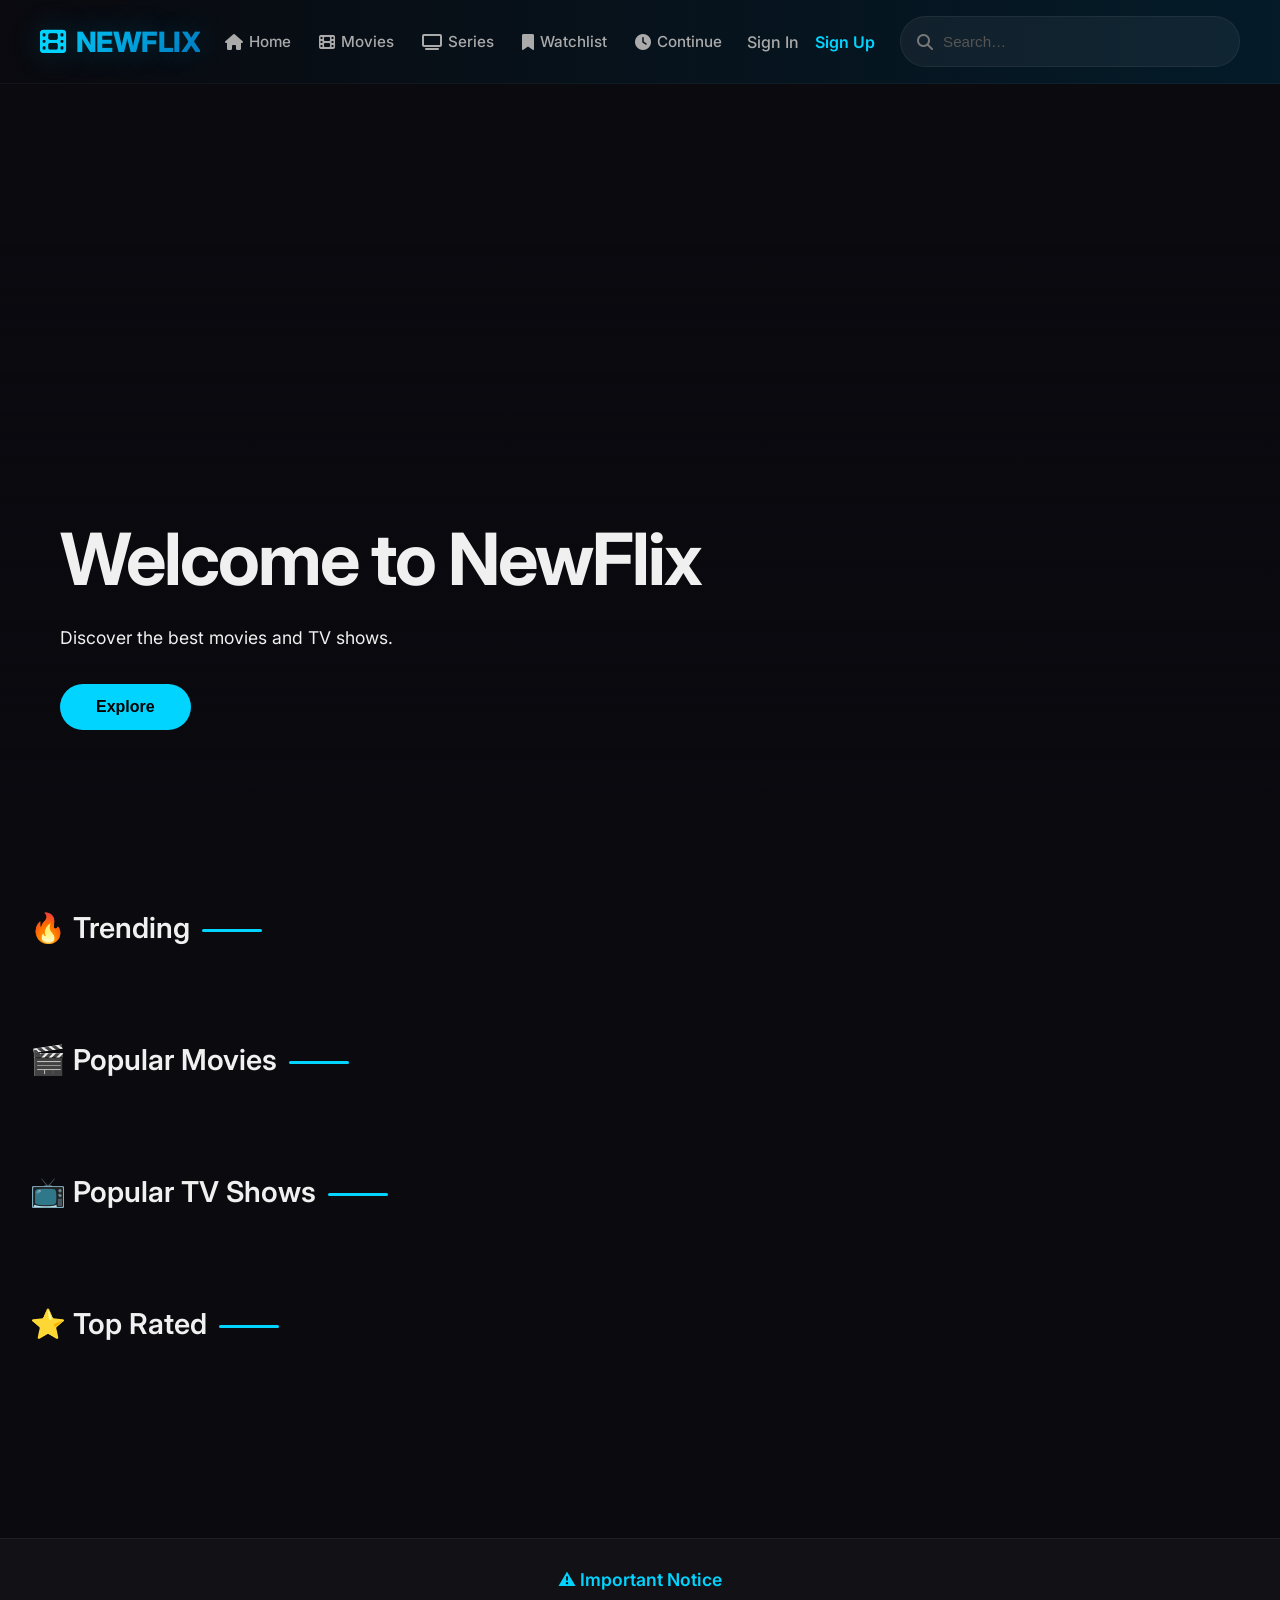
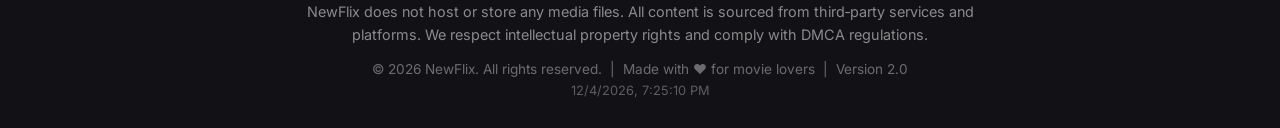
<file: index.html>
<!DOCTYPE html>
<html lang="en">
<head>
  <meta charset="UTF-8">
  <meta name="viewport" content="width=device-width, initial-scale=1.0">
  <title>NewFlix</title>
  <!-- Favicon (inline SVG) -->
  <link rel="icon" href="data:image/svg+xml,<svg xmlns='http://www.w3.org/2000/svg' viewBox='0 0 100 100'><circle cx='50' cy='50' r='45' fill='%2300d4ff'/><polygon points='35,25 75,50 35,75' fill='white'/></svg>">
  <link href="https://fonts.googleapis.com/css2?family=Inter:opsz@14..32&display=swap" rel="stylesheet">
  <link rel="stylesheet" href="https://cdnjs.cloudflare.com/ajax/libs/font-awesome/6.5.1/css/all.min.css">
  <link rel="stylesheet" href="css/main.css">
</head>
<body>

<header class="header">
  <div class="logo"><i class="fas fa-film"></i> NEWFLIX</div>
  <nav>
    <a href="index.html"><i class="fas fa-home"></i> Home</a>
    <a href="movies.html"><i class="fas fa-film"></i> Movies</a>
    <a href="series.html"><i class="fas fa-tv"></i> Series</a>
    <a href="watchlist.html"><i class="fas fa-bookmark"></i> Watchlist</a>
    <a href="history.html"><i class="fas fa-clock"></i> Continue</a>
  </nav>
  <div class="search-box">
    <i class="fas fa-search"></i>
    <input type="text" id="searchInput" placeholder="Search…">
  </div>
  <!-- auth links will be injected here by JS -->
</header>

  <section id="hero" class="hero">
    <div class="hero-overlay">
      <h1 id="heroTitle"></h1>
      <p id="heroOverview"></p>
      <div class="hero-buttons">
        <button id="watchHero"><i class="fas fa-play"></i> Watch Now</button>
      </div>
    </div>
  </section>

  <main>
    <!-- Sections will be populated by JS -->
  </main>

  <!-- Footer -->
  <footer style="
    margin-top: 60px;
    padding: 30px 20px;
    text-align: center;
    background: rgba(255,255,255,0.03);
    border-top: 1px solid rgba(255,255,255,0.06);
    color: #aaa;
    font-family: 'Inter', sans-serif;
  ">
    <div style="margin-bottom: 10px; font-weight: 600; color: #00d4ff; font-size: 1.1rem;">
      ⚠️ Important Notice
    </div>
    <div style="max-width: 700px; margin: 0 auto 15px; font-size: 0.9rem; line-height: 1.6; opacity: 0.8;">
      NewFlix does not host or store any media files. All content is sourced from third‑party services and platforms.
      We respect intellectual property rights and comply with DMCA regulations.
    </div>
    <div style="font-size: 0.85rem; opacity: 0.6;">
      © <span id="current-year"></span> NewFlix. All rights reserved. &nbsp;|&nbsp; Made with ❤️ for movie lovers &nbsp;|&nbsp; Version 2.0
    </div>
    <div id="datetime" style="font-size: 0.8rem; margin-top: 6px; opacity: 0.5;"></div>
  </footer>

  <script>
    document.getElementById('current-year').textContent = new Date().getFullYear();
    function updateDateTime() {
      document.getElementById('datetime').textContent = new Date().toLocaleString();
    }
    updateDateTime();
    setInterval(updateDateTime, 1000);
  </script>

  <script src="js/tmdb.js"></script>
  <script src="js/app.js"></script>
  <script src="js/streamflix_live_search.js"></script>
  <script src="js/airtable.js"></script>
  <script src="js/auth.js"></script>
  <script src="js/streamflix_live_search.js"></script>
</body>
</html>
</file>
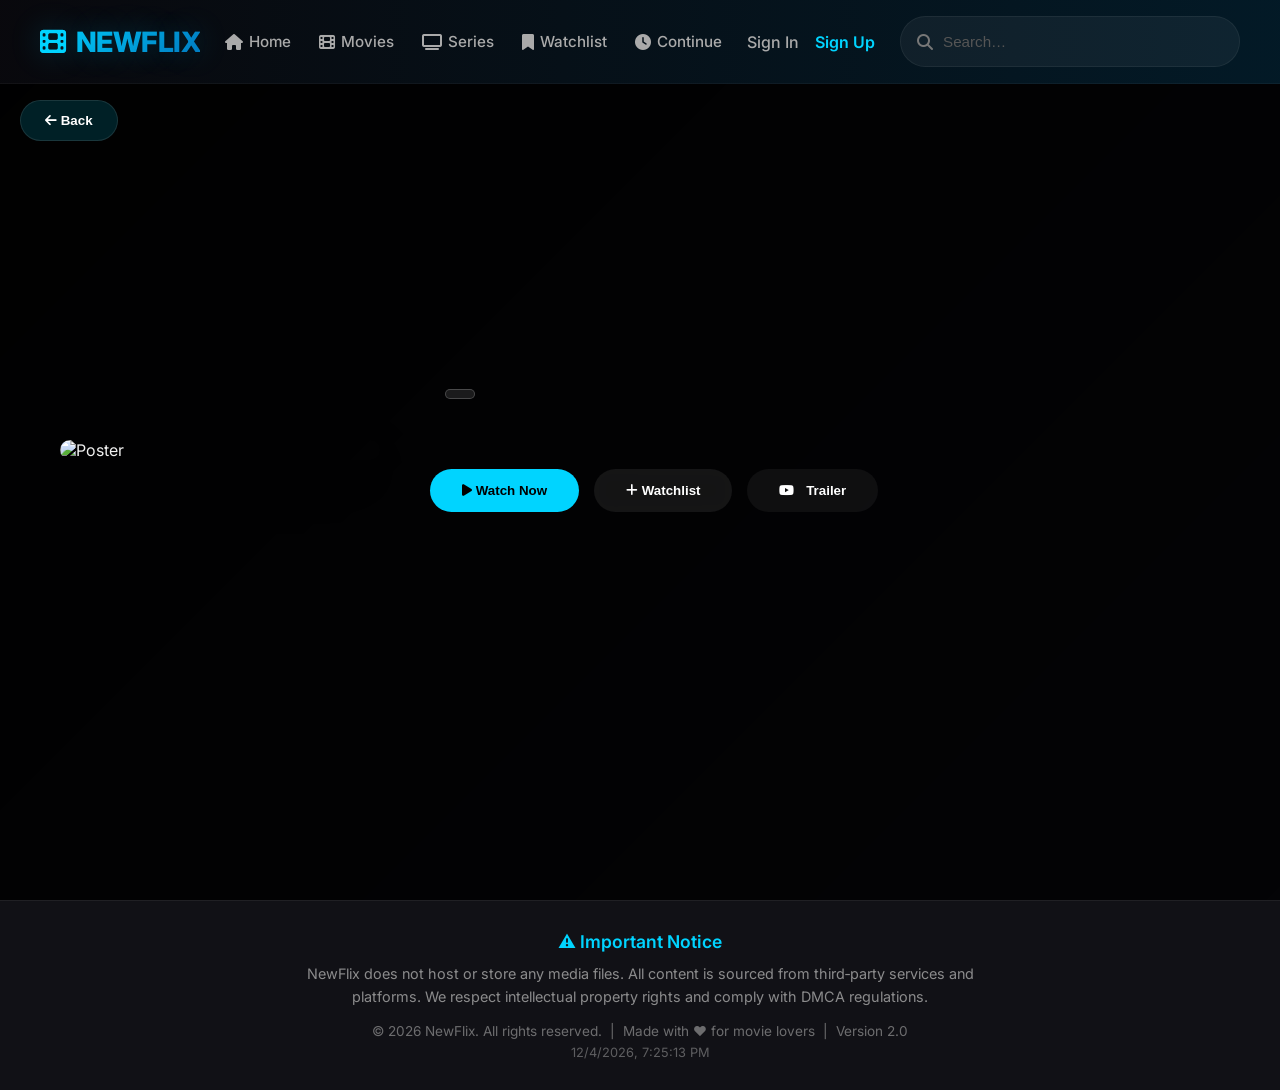
<file: details.html>
<!DOCTYPE html>
<html lang="en">
<head>
  <meta charset="UTF-8">
  <meta name="viewport" content="width=device-width, initial-scale=1.0">
  <title>NewFlix – Details</title>
  <link rel="icon" href="data:image/svg+xml,<svg xmlns='http://www.w3.org/2000/svg' viewBox='0 0 100 100'><circle cx='50' cy='50' r='45' fill='%2300d4ff'/><polygon points='35,25 75,50 35,75' fill='white'/></svg>">
  <link href="https://fonts.googleapis.com/css2?family=Inter:opsz@14..32&display=swap" rel="stylesheet">
  <link rel="stylesheet" href="https://cdnjs.cloudflare.com/ajax/libs/font-awesome/6.5.1/css/all.min.css">
  <link rel="stylesheet" href="css/main.css">
  <style>
    .back-btn {
      position: fixed; top: 20px; left: 20px; z-index: 9999;
      padding: 12px 24px; border: none; border-radius: 40px;
      background: rgba(0, 212, 255, 0.15);
      backdrop-filter: blur(12px);
      color: #fff; font-weight: 600; cursor: pointer;
      border: 1px solid rgba(255,255,255,0.1);
      transition: all 0.3s;
    }
    .back-btn:hover { background: rgba(0, 212, 255, 0.3); transform: translateY(-2px); }

    .details-backdrop {
      min-height: 100vh;
      background-size: cover; background-position: center;
    }
    .details-overlay {
      min-height: 100vh;
      background: linear-gradient(135deg, rgba(0,0,0,0.92) 0%, rgba(0,0,0,0.6) 100%);
      display: flex; align-items: center; gap: 50px;
      padding: 80px 60px;
    }
    .poster {
      width: 320px;
      border-radius: 24px;
      box-shadow: 0 20px 60px rgba(0,0,0,0.7);
      transition: transform 0.3s;
    }
    .poster:hover { transform: scale(1.02); }
    .info { max-width: 700px; }
    .info h1 {
      font-size: 4rem; margin-bottom: 15px; letter-spacing: -1px;
      display: flex; align-items: center; gap: 15px; flex-wrap: wrap;
    }
    .rating-badge {
      font-size: 0.9rem;
      padding: 4px 14px;
      border-radius: 40px;
      font-weight: 600;
      background: rgba(255,255,255,0.1);
      border: 1px solid rgba(255,255,255,0.2);
      color: #fff;
      display: inline-block;
    }
    .rating-badge.g { background: rgba(0,200,80,0.3); border-color: #00c850; color: #00c850; }
    .rating-badge.pg { background: rgba(0,200,80,0.2); border-color: #00c850; color: #00c850; }
    .rating-badge.pg13 { background: rgba(255,200,0,0.3); border-color: #ffcc00; color: #ffcc00; }
    .rating-badge.r { background: rgba(255,50,50,0.3); border-color: #ff3333; color: #ff3333; }
    .rating-badge.nc17 { background: rgba(255,0,0,0.4); border-color: #ff0000; color: #ff0000; }
    .rating-badge.unrated { background: rgba(150,150,150,0.3); border-color: #999; color: #999; }

    .info p { line-height: 1.8; opacity: 0.9; margin-bottom: 20px; }
    .meta { display: flex; gap: 20px; margin-bottom: 25px; color: #aaa; font-size: 1rem; flex-wrap: wrap; }
    .meta span { background: rgba(255,255,255,0.06); padding: 6px 16px; border-radius: 40px; }
    #genres { display: flex; flex-wrap: wrap; gap: 10px; }
    #genres span { background: rgba(0, 212, 255, 0.15); padding: 8px 18px; border-radius: 40px; font-size: 0.9rem; backdrop-filter: blur(4px); }

    /* Parental Guidance */
    #parentalGuidance {
      margin-top: 20px;
      background: rgba(255,255,255,0.03);
      border-radius: 16px;
      padding: 16px 20px;
      border-left: 3px solid #00d4ff;
    }
    #parentalGuidance .pg-header {
      display: flex; align-items: center; gap: 12px; margin-bottom: 8px;
    }
    #parentalGuidance .pg-header i {
      color: #00d4ff; font-size: 1.2rem;
    }
    #parentalGuidance .pg-header strong {
      font-size: 1.1rem;
    }
    #parentalGuidance #pgRating {
      font-size: 0.8rem;
      padding: 2px 12px;
      border-radius: 40px;
      font-weight: 600;
    }
    #pgDescription {
      font-size: 0.95rem; opacity: 0.8; margin: 0 0 10px 0;
    }
    #pgTags {
      display: flex; flex-wrap: wrap; gap: 8px;
    }
    #pgTags span {
      background: rgba(0, 212, 255, 0.1);
      border: 1px solid rgba(0, 212, 255, 0.15);
      padding: 4px 14px;
      border-radius: 40px;
      font-size: 0.8rem;
      color: #aaa;
    }

    .actions { display: flex; gap: 15px; margin-top: 30px; flex-wrap: wrap; }
    .actions button { padding: 14px 32px; border: none; border-radius: 40px; cursor: pointer; font-weight: 600; transition: all 0.3s; }
    .watch-btn { background: #00d4ff; color: #000; }
    .watch-btn:hover { box-shadow: 0 0 30px rgba(0, 212, 255, 0.4); transform: translateY(-3px); }
    .watchlist-btn { background: rgba(255,255,255,0.08); color: #fff; backdrop-filter: blur(8px); border: 1px solid rgba(255,255,255,0.1); }
    .watchlist-btn:hover { background: rgba(255,255,255,0.2); transform: translateY(-3px); }
    .watchlist-btn.in-watchlist { background: rgba(0, 212, 255, 0.2); border-color: #00d4ff; }
    .trailer-btn {
      background: rgba(255,255,255,0.05);
      color: #fff;
      border: 1px solid rgba(255,255,255,0.15);
    }
    .trailer-btn:hover { background: rgba(255,255,255,0.15); transform: translateY(-3px); }
    .trailer-btn i { margin-right: 8px; }

    /* Trailer Modal */
    .trailer-modal {
      display: none;
      position: fixed;
      z-index: 10000;
      left: 0; top: 0;
      width: 100%; height: 100%;
      background: rgba(0,0,0,0.85);
      backdrop-filter: blur(8px);
      justify-content: center;
      align-items: center;
      flex-direction: column;
    }
    .trailer-modal.show { display: flex; }
    .trailer-modal iframe {
      width: 80%;
      max-width: 900px;
      height: 70vh;
      border: none;
      border-radius: 20px;
      box-shadow: 0 30px 80px rgba(0,0,0,0.8);
    }
    .trailer-close {
      position: absolute;
      top: 30px;
      right: 40px;
      font-size: 3rem;
      color: #fff;
      cursor: pointer;
      transition: 0.3s;
      background: none;
      border: none;
    }
    .trailer-close:hover { transform: rotate(90deg); color: #00d4ff; }
    .trailer-fallback {
      margin-top: 20px;
      color: #aaa;
      font-size: 1rem;
    }
    .trailer-fallback a {
      color: #00d4ff;
      text-decoration: none;
      font-weight: 600;
    }
    .trailer-fallback a:hover { text-decoration: underline; }

    @media (max-width: 900px) {
      .details-overlay { flex-direction: column; text-align: center; padding: 120px 30px 60px; }
      .poster { width: 220px; }
      .info h1 { font-size: 2.5rem; justify-content: center; }
      .meta { justify-content: center; flex-wrap: wrap; }
      #genres { justify-content: center; }
      .actions { justify-content: center; }
      .trailer-modal iframe { width: 95%; height: 50vh; }
      .trailer-close { top: 20px; right: 20px; font-size: 2.5rem; }
      #parentalGuidance { text-align: left; }
      #pgTags { justify-content: center; }
    }
  </style>
</head>
<body>
<header class="header">
  <div class="logo"><i class="fas fa-film"></i> NEWFLIX</div>
  <nav>
    <a href="index.html"><i class="fas fa-home"></i> Home</a>
    <a href="movies.html"><i class="fas fa-film"></i> Movies</a>
    <a href="series.html"><i class="fas fa-tv"></i> Series</a>
    <a href="watchlist.html"><i class="fas fa-bookmark"></i> Watchlist</a>
    <a href="history.html"><i class="fas fa-clock"></i> Continue</a>
  </nav>
  <div class="search-box">
    <i class="fas fa-search"></i>
    <input type="text" id="searchInput" placeholder="Search…">
  </div>
  <!-- auth links will be injected here by JS -->
</header>

  <button class="back-btn" onclick="history.back()" style="margin-top:80px;"><i class="fas fa-arrow-left"></i> Back</button>

  <!-- Trailer Modal -->
  <div id="trailerModal" class="trailer-modal">
    <button class="trailer-close" id="closeTrailer">&times;</button>
    <!-- FIX: added referrerpolicy and use youtube-nocookie -->
    <iframe
      id="trailerIframe"
      src=""
      allowfullscreen
      referrerpolicy="strict-origin-when-cross-origin"
    ></iframe>
    <div class="trailer-fallback">
      <i class="fab fa-youtube"></i> Can't watch the trailer? 
      <a href="#" id="youtubeFallbackLink" target="_blank">Watch on YouTube</a>
    </div>
  </div>

  <div id="detailsPage" class="details-backdrop">
    <div class="details-overlay">
      <img id="poster" class="poster" alt="Poster">
      <div class="info">
        <h1>
          <span id="title"></span>
          <span id="ratingBadge" class="rating-badge"></span>
        </h1>
        <div id="meta" class="meta"></div>
        <p id="overview"></p>
        <div id="genres"></div>

        <!-- Parental Guidance section -->
        <div id="parentalGuidance" style="display:none;">
          <div class="pg-header">
            <i class="fas fa-shield-alt"></i>
            <strong>Parental Guidance</strong>
            <span id="pgRating" class="rating-badge"></span>
          </div>
          <p id="pgDescription"></p>
          <div id="pgTags"></div>
        </div>

        <div class="actions">
          <button id="watchNow" class="watch-btn"><i class="fas fa-play"></i> Watch Now</button>
          <button id="watchlistBtn" class="watchlist-btn"><i class="fas fa-plus"></i> Watchlist</button>
          <button id="trailerBtn" class="trailer-btn"><i class="fab fa-youtube"></i> Trailer</button>
        </div>
      </div>
    </div>
  </div>

  <!-- Footer -->
  <footer style="margin-top:0; padding:30px 20px; text-align:center; background:rgba(255,255,255,0.03); border-top:1px solid rgba(255,255,255,0.06); color:#aaa; font-family:'Inter', sans-serif;">
    <div style="margin-bottom:10px; font-weight:600; color:#00d4ff; font-size:1.1rem;">⚠️ Important Notice</div>
    <div style="max-width:700px; margin:0 auto 15px; font-size:0.9rem; line-height:1.6; opacity:0.8;">NewFlix does not host or store any media files. All content is sourced from third‑party services and platforms. We respect intellectual property rights and comply with DMCA regulations.</div>
    <div style="font-size:0.85rem; opacity:0.6;">© <span id="current-year"></span> NewFlix. All rights reserved. &nbsp;|&nbsp; Made with ❤️ for movie lovers &nbsp;|&nbsp; Version 2.0</div>
    <div id="datetime" style="font-size:0.8rem; margin-top:6px; opacity:0.5;"></div>
  </footer>

  <script>
    document.getElementById('current-year').textContent = new Date().getFullYear();
    function updateDateTime() { document.getElementById('datetime').textContent = new Date().toLocaleString(); }
    updateDateTime(); setInterval(updateDateTime, 1000);
  </script>

  <script src="js/tmdb.js"></script>
  <script src="js/app.js"></script>
  <script src="js/streamflix_live_search.js"></script>
  <script src="js/airtable.js"></script>
  <script src="js/auth.js"></script>
  <script src="js/details.js"></script>
</body>
</html>
</file>
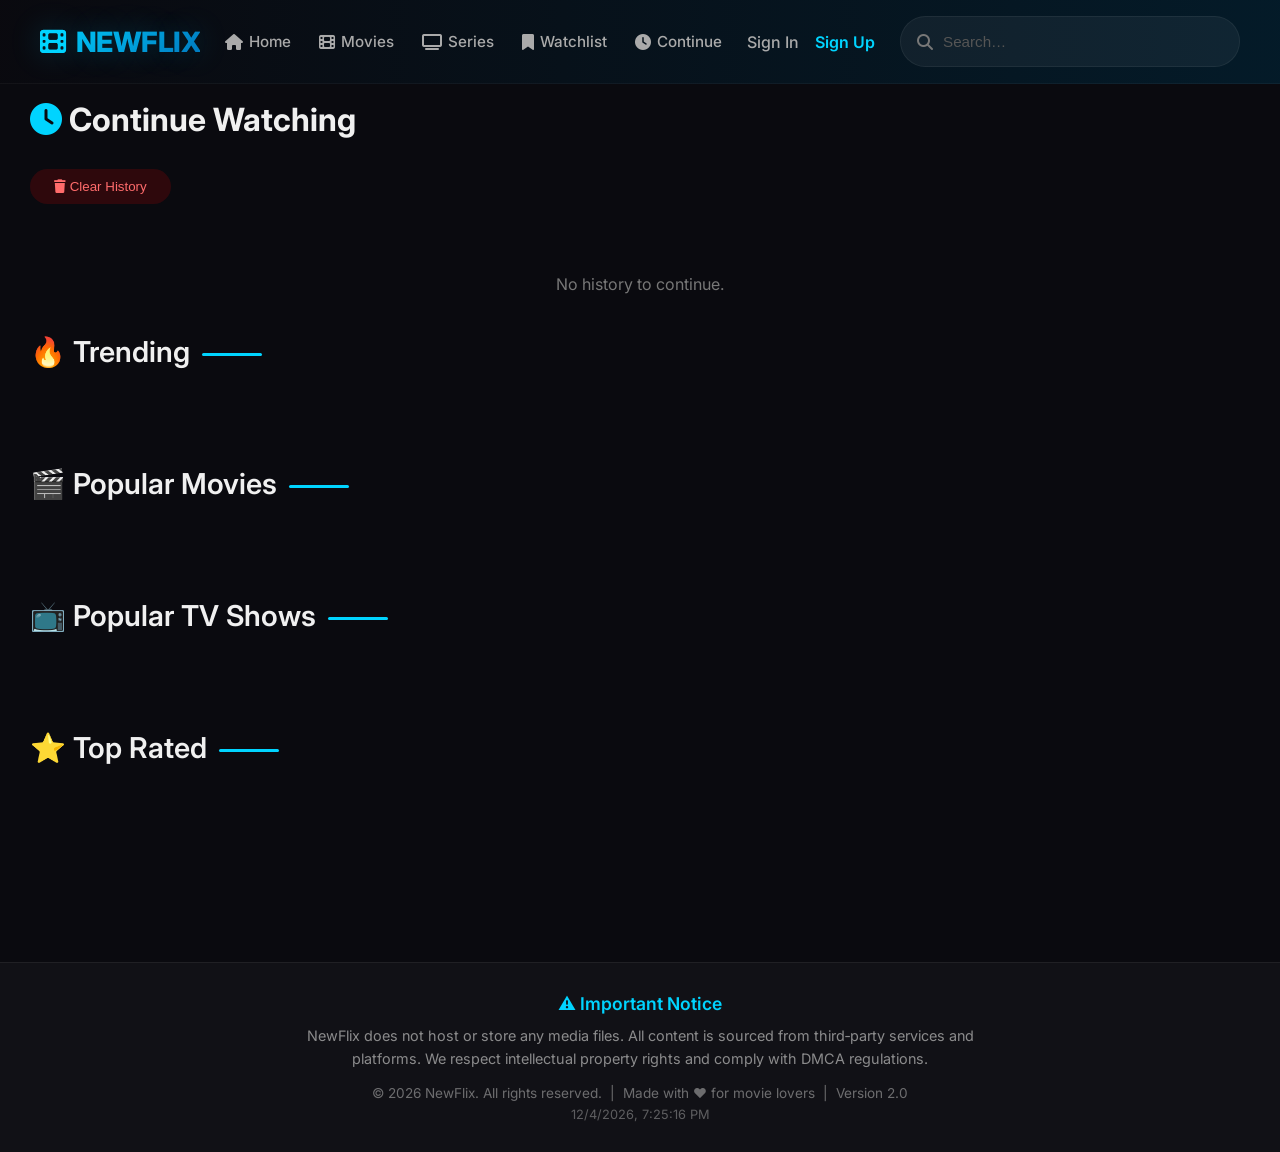
<file: history.html>
<!DOCTYPE html>
<html lang="en">
<head>
  <meta charset="UTF-8">
  <meta name="viewport" content="width=device-width, initial-scale=1.0">
  <title>NewFlix – Continue Watching</title>
  <link rel="icon" href="data:image/svg+xml,<svg xmlns='http://www.w3.org/2000/svg' viewBox='0 0 100 100'><circle cx='50' cy='50' r='45' fill='%2300d4ff'/><polygon points='35,25 75,50 35,75' fill='white'/></svg>">
  <link href="https://fonts.googleapis.com/css2?family=Inter:opsz@14..32&display=swap" rel="stylesheet">
  <link rel="stylesheet" href="https://cdnjs.cloudflare.com/ajax/libs/font-awesome/6.5.1/css/all.min.css">
  <link rel="stylesheet" href="css/main.css">
  <style>
    .history-actions { display: flex; gap: 15px; margin-bottom: 30px; flex-wrap: wrap; }
    .history-actions button { padding: 10px 24px; border: none; border-radius: 40px; cursor: pointer; font-weight: 500; transition: 0.3s; }
    .clear-history-btn { background: rgba(255,0,0,0.15); color: #ff6b6b; border: 1px solid rgba(255,0,0,0.1); }
    .clear-history-btn:hover { background: rgba(255,0,0,0.25); }
    .empty-history { color: #777; padding: 40px; text-align: center; }
  </style>
</head>
<body>
<header class="header">
  <div class="logo"><i class="fas fa-film"></i> NEWFLIX</div>
  <nav>
    <a href="index.html"><i class="fas fa-home"></i> Home</a>
    <a href="movies.html"><i class="fas fa-film"></i> Movies</a>
    <a href="series.html"><i class="fas fa-tv"></i> Series</a>
    <a href="watchlist.html"><i class="fas fa-bookmark"></i> Watchlist</a>
    <a href="history.html"><i class="fas fa-clock"></i> Continue</a>
  </nav>
  <div class="search-box">
    <i class="fas fa-search"></i>
    <input type="text" id="searchInput" placeholder="Search…">
  </div>
  <!-- auth links will be injected here by JS -->
</header>

  <main style="padding-top:100px;">
    <h1 style="margin-bottom:30px;"><i class="fas fa-clock" style="color:#00d4ff;"></i> Continue Watching</h1>
    <div class="history-actions">
      <button id="clearHistoryBtn" class="clear-history-btn"><i class="fas fa-trash"></i> Clear History</button>
    </div>
    <div id="continueCard"></div>
  </main>

  <!-- Footer -->
  <footer style="margin-top:60px; padding:30px 20px; text-align:center; background:rgba(255,255,255,0.03); border-top:1px solid rgba(255,255,255,0.06); color:#aaa; font-family:'Inter', sans-serif;">
    <div style="margin-bottom:10px; font-weight:600; color:#00d4ff; font-size:1.1rem;">⚠️ Important Notice</div>
    <div style="max-width:700px; margin:0 auto 15px; font-size:0.9rem; line-height:1.6; opacity:0.8;">NewFlix does not host or store any media files. All content is sourced from third‑party services and platforms. We respect intellectual property rights and comply with DMCA regulations.</div>
    <div style="font-size:0.85rem; opacity:0.6;">© <span id="current-year"></span> NewFlix. All rights reserved. &nbsp;|&nbsp; Made with ❤️ for movie lovers &nbsp;|&nbsp; Version 2.0</div>
    <div id="datetime" style="font-size:0.8rem; margin-top:6px; opacity:0.5;"></div>
  </footer>

  <script>
    document.getElementById('current-year').textContent = new Date().getFullYear();
    function updateDateTime() { document.getElementById('datetime').textContent = new Date().toLocaleString(); }
    updateDateTime(); setInterval(updateDateTime, 1000);
  </script>

  <script src="js/tmdb.js"></script>
  <script src="js/app.js"></script>
  <script src="js/streamflix_live_search.js"></script>
  <script src="js/airtable.js"></script>
  <script src="js/auth.js"></script>
  <script src="js/history.js"></script>
</body>
</html>
</file>
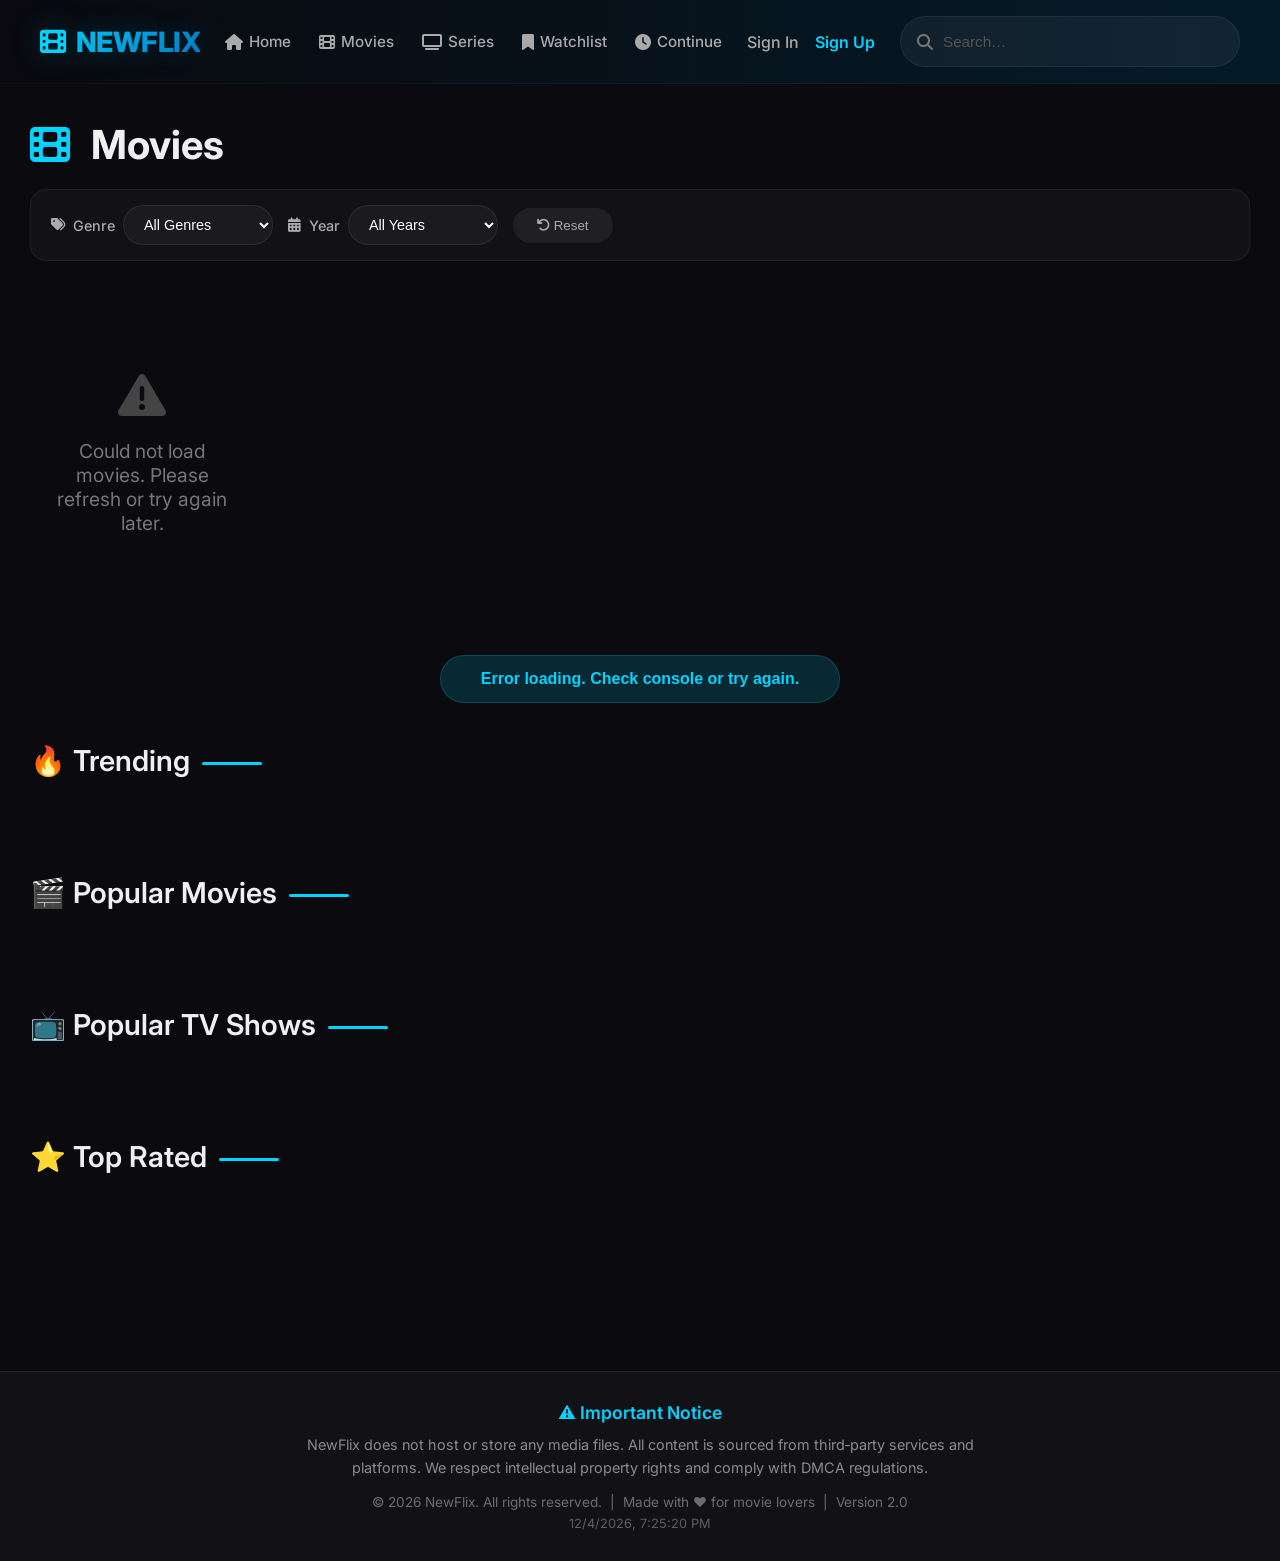
<file: movies.html>
<!DOCTYPE html>
<html lang="en">
<head>
  <meta charset="UTF-8">
  <meta name="viewport" content="width=device-width, initial-scale=1.0">
  <title>NewFlix – Movies</title>
  <link rel="icon" href="data:image/svg+xml,<svg xmlns='http://www.w3.org/2000/svg' viewBox='0 0 100 100'><circle cx='50' cy='50' r='45' fill='%2300d4ff'/><polygon points='35,25 75,50 35,75' fill='white'/></svg>">
  <link href="https://fonts.googleapis.com/css2?family=Inter:opsz@14..32&display=swap" rel="stylesheet">
  <link rel="stylesheet" href="https://cdnjs.cloudflare.com/ajax/libs/font-awesome/6.5.1/css/all.min.css">
  <link rel="stylesheet" href="css/main.css">
  <style>
    .page-title {
      font-size: 2.5rem;
      font-weight: 700;
      margin: 20px 0 10px;
    }
    .page-title i { color: #00d4ff; margin-right: 12px; }

    .filters {
      display: flex;
      flex-wrap: wrap;
      gap: 15px;
      margin: 20px 0 30px;
      background: rgba(255,255,255,0.03);
      padding: 15px 20px;
      border-radius: 16px;
      border: 1px solid rgba(255,255,255,0.06);
      align-items: center;
    }
    .filters label {
      font-weight: 500;
      color: #aaa;
      font-size: 0.9rem;
      display: flex;
      align-items: center;
      gap: 8px;
    }
    .filters select {
      padding: 10px 16px;
      border-radius: 40px;
      border: 1px solid rgba(255,255,255,0.08);
      background: rgba(255,255,255,0.04);
      color: #fff;
      font-size: 0.9rem;
      cursor: pointer;
      outline: none;
      transition: 0.3s;
      min-width: 150px;
    }
    .filters select:focus {
      border-color: #00d4ff;
      background: rgba(255,255,255,0.08);
    }
    .filters select option {
      background: #1a1a2e;
      color: #fff;
    }
    .filters .reset-btn {
      padding: 10px 24px;
      border: none;
      border-radius: 40px;
      background: rgba(255,255,255,0.06);
      color: #aaa;
      cursor: pointer;
      transition: 0.3s;
      font-weight: 500;
    }
    .filters .reset-btn:hover {
      background: rgba(255,255,255,0.12);
      color: #fff;
    }

    .page-grid {
      display: grid;
      grid-template-columns: repeat(auto-fill, minmax(200px, 1fr));
      gap: 25px;
      padding: 20px 0;
    }
    .page-grid .card {
      width: 100%;
      min-width: unset;
    }
    .load-more-btn {
      display: block;
      margin: 40px auto;
      padding: 14px 40px;
      border: none;
      border-radius: 40px;
      background: rgba(0,212,255,0.15);
      color: #00d4ff;
      font-weight: 600;
      font-size: 1rem;
      cursor: pointer;
      transition: 0.3s;
      border: 1px solid rgba(0,212,255,0.2);
    }
    .load-more-btn:hover {
      background: rgba(0,212,255,0.25);
      transform: scale(1.02);
    }
    .load-more-btn:disabled {
      opacity: 0.4;
      cursor: not-allowed;
    }
    .empty-message {
      padding: 60px 20px;
      text-align: center;
      color: #777;
      font-size: 1.2rem;
    }
    .empty-message i { font-size: 3rem; display: block; margin-bottom: 20px; color: #444; }

    @media (max-width: 700px) {
      .filters { flex-direction: column; align-items: stretch; }
      .filters select { width: 100%; }
    }
  </style>
</head>
<body>
<header class="header">
  <div class="logo"><i class="fas fa-film"></i> NEWFLIX</div>
  <nav>
    <a href="index.html"><i class="fas fa-home"></i> Home</a>
    <a href="movies.html"><i class="fas fa-film"></i> Movies</a>
    <a href="series.html"><i class="fas fa-tv"></i> Series</a>
    <a href="watchlist.html"><i class="fas fa-bookmark"></i> Watchlist</a>
    <a href="history.html"><i class="fas fa-clock"></i> Continue</a>
  </nav>
  <div class="search-box">
    <i class="fas fa-search"></i>
    <input type="text" id="searchInput" placeholder="Search…">
  </div>
  <!-- auth links will be injected here by JS -->
</header>

  <main style="padding-top:100px;">
    <h1 class="page-title"><i class="fas fa-film"></i> Movies</h1>

    <!-- Filters -->
    <div class="filters">
      <label>
        <i class="fas fa-tags"></i> Genre
        <select id="genreFilter">
          <option value="">All Genres</option>
        </select>
      </label>
      <label>
        <i class="fas fa-calendar-alt"></i> Year
        <select id="yearFilter">
          <option value="">All Years</option>
        </select>
      </label>
      <button class="reset-btn" id="resetFiltersBtn"><i class="fas fa-undo"></i> Reset</button>
    </div>

    <div id="movieGrid" class="page-grid"></div>
    <button id="loadMoreBtn" class="load-more-btn">Load More</button>
  </main>

  <footer style="margin-top:60px; padding:30px 20px; text-align:center; background:rgba(255,255,255,0.03); border-top:1px solid rgba(255,255,255,0.06); color:#aaa; font-family:'Inter', sans-serif;">
    <div style="margin-bottom:10px; font-weight:600; color:#00d4ff; font-size:1.1rem;">⚠️ Important Notice</div>
    <div style="max-width:700px; margin:0 auto 15px; font-size:0.9rem; line-height:1.6; opacity:0.8;">NewFlix does not host or store any media files. All content is sourced from third‑party services and platforms. We respect intellectual property rights and comply with DMCA regulations.</div>
    <div style="font-size:0.85rem; opacity:0.6;">© <span id="current-year"></span> NewFlix. All rights reserved. &nbsp;|&nbsp; Made with ❤️ for movie lovers &nbsp;|&nbsp; Version 2.0</div>
    <div id="datetime" style="font-size:0.8rem; margin-top:6px; opacity:0.5;"></div>
  </footer>

  <script>
    document.getElementById('current-year').textContent = new Date().getFullYear();
    function updateDateTime() { document.getElementById('datetime').textContent = new Date().toLocaleString(); }
    updateDateTime(); setInterval(updateDateTime, 1000);
  </script>

  <script src="js/tmdb.js"></script>
  <script src="js/app.js"></script>
  <script src="js/streamflix_live_search.js"></script>
  <script src="js/airtable.js"></script>
  <script src="js/auth.js"></script>
  <script src="js/movies.js"></script>
</body>
</html>
</file>
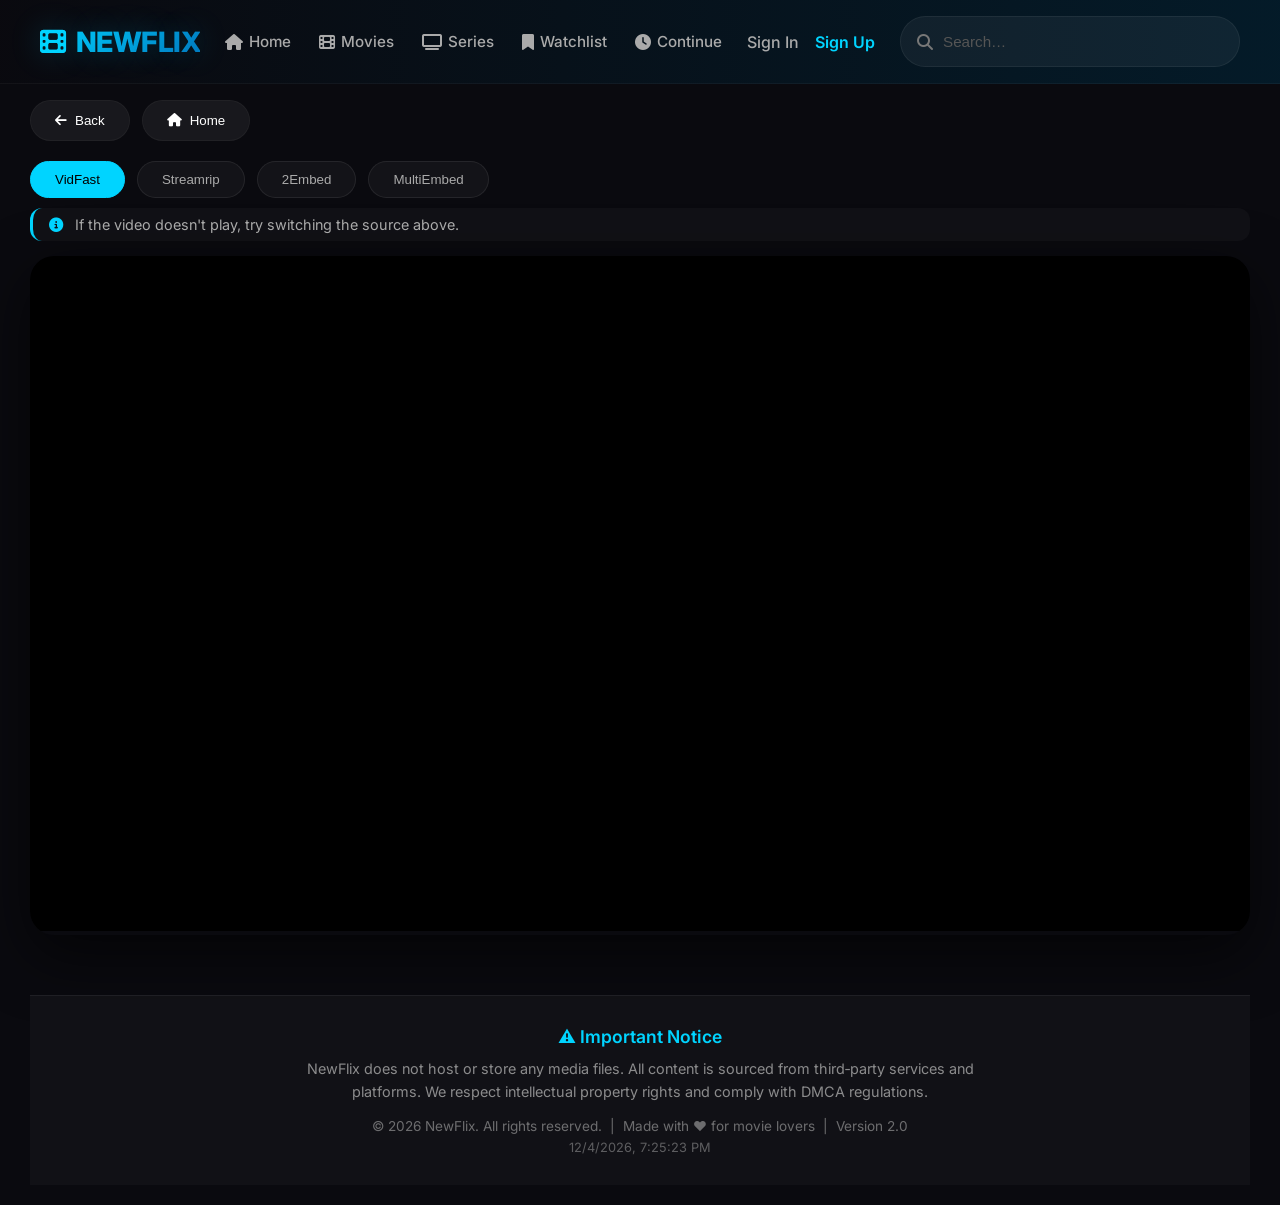
<file: player.html>
<!DOCTYPE html>
<html lang="en">
<head>
  <meta charset="UTF-8">
  <meta name="viewport" content="width=device-width, initial-scale=1.0">
  <title>NewFlix Player</title>
  <link rel="icon" href="data:image/svg+xml,<svg xmlns='http://www.w3.org/2000/svg' viewBox='0 0 100 100'><circle cx='50' cy='50' r='45' fill='%2300d4ff'/><polygon points='35,25 75,50 35,75' fill='white'/></svg>">
  <link href="https://fonts.googleapis.com/css2?family=Inter:opsz@14..32&display=swap" rel="stylesheet">
  <link rel="stylesheet" href="https://cdnjs.cloudflare.com/ajax/libs/font-awesome/6.5.1/css/all.min.css">
  <link rel="stylesheet" href="css/main.css">
  <style>
    body { background: #0a0a0f; }
    .player-page { padding: 20px 30px; max-width: 1400px; margin: 0 auto; }

    /* Navigation */
    .nav-buttons {
      display: flex;
      gap: 12px;
      margin-bottom: 20px;
    }
    .nav-btn {
      padding: 12px 24px;
      border: none;
      border-radius: 40px;
      background: rgba(255,255,255,0.06);
      color: #fff;
      cursor: pointer;
      transition: 0.3s;
      font-weight: 500;
      display: inline-flex;
      align-items: center;
      gap: 8px;
      backdrop-filter: blur(4px);
      border: 1px solid rgba(255,255,255,0.04);
    }
    .nav-btn:hover {
      background: rgba(255,255,255,0.15);
      transform: translateY(-2px);
    }

    /* Info */
    .info-box { margin-bottom: 20px; }
    .info-box h1 { font-size: 2.2rem; margin-bottom: 8px; }
    .info-box p { opacity: 0.7; }

    /* Source selector */
    .source-selector {
      display: flex;
      gap: 12px;
      flex-wrap: wrap;
      align-items: center;
      margin-bottom: 10px;
    }
    .source-btn {
      padding: 10px 24px;
      border: 1px solid rgba(255,255,255,0.08);
      border-radius: 40px;
      background: rgba(255,255,255,0.04);
      color: #aaa;
      cursor: pointer;
      font-weight: 500;
      transition: 0.3s;
    }
    .source-btn.active { background: #00d4ff; color: #000; border-color: #00d4ff; }
    .source-btn:hover { background: rgba(255,255,255,0.1); }

    .source-message {
      width: 100%;
      font-size: 0.9rem;
      color: #aaa;
      background: rgba(255,255,255,0.03);
      padding: 8px 16px;
      border-radius: 12px;
      border-left: 3px solid #00d4ff;
      margin: 5px 0 15px 0;
    }
    .source-message i { margin-right: 8px; color: #00d4ff; }

    /* Season & Episode selectors - moved to top */
    .controls-row {
      display: flex;
      flex-wrap: wrap;
      gap: 30px;
      margin: 15px 0 20px 0;
      background: rgba(255,255,255,0.02);
      padding: 15px 20px;
      border-radius: 16px;
      border: 1px solid rgba(255,255,255,0.04);
    }
    .selector-section {
      flex: 1;
      min-width: 200px;
    }
    .selector-title {
      font-size: 0.9rem;
      font-weight: 600;
      color: #aaa;
      margin-bottom: 10px;
      letter-spacing: 0.5px;
      text-transform: uppercase;
    }
    .selector-buttons {
      display: flex;
      gap: 8px;
      flex-wrap: wrap;
    }
    .selector-buttons button {
      padding: 8px 16px;
      border: 1px solid rgba(255,255,255,0.06);
      border-radius: 40px;
      background: rgba(255,255,255,0.04);
      color: #ccc;
      cursor: pointer;
      transition: 0.3s;
      font-size: 0.9rem;
      min-width: 44px;
      text-align: center;
    }
    .selector-buttons button.active {
      background: #00d4ff;
      color: #000;
      border-color: #00d4ff;
      font-weight: 600;
    }
    .selector-buttons button:hover {
      background: rgba(255,255,255,0.12);
    }
    .selector-buttons button.active:hover {
      background: #00d4ff;
    }

    /* Player */
    .player-container {
      width: 100%;
      margin-bottom: 30px;
      border-radius: 24px;
      overflow: hidden;
      box-shadow: 0 20px 60px rgba(0,0,0,0.6);
    }
    #player {
      width: 100%;
      height: 75vh;
      border: none;
      background: #000;
    }

    /* Responsive */
    @media (max-width: 700px) {
      .player-page { padding: 15px; }
      #player { height: 50vh; }
      .info-box h1 { font-size: 1.6rem; }
      .nav-buttons { flex-wrap: wrap; }
      .controls-row { flex-direction: column; gap: 15px; }
    }
  </style>
</head>
<body>
<header class="header">
  <div class="logo"><i class="fas fa-film"></i> NEWFLIX</div>
  <nav>
    <a href="index.html"><i class="fas fa-home"></i> Home</a>
    <a href="movies.html"><i class="fas fa-film"></i> Movies</a>
    <a href="series.html"><i class="fas fa-tv"></i> Series</a>
    <a href="watchlist.html"><i class="fas fa-bookmark"></i> Watchlist</a>
    <a href="history.html"><i class="fas fa-clock"></i> Continue</a>
  </nav>
  <div class="search-box">
    <i class="fas fa-search"></i>
    <input type="text" id="searchInput" placeholder="Search…">
  </div>
  <!-- auth links will be injected here by JS -->
</header>

  <div class="player-page" style="padding-top:100px;">
    <!-- Navigation -->
    <div class="nav-buttons">
      <button class="nav-btn" onclick="history.back()"><i class="fas fa-arrow-left"></i> Back</button>
      <button class="nav-btn" onclick="location.href='index.html'"><i class="fas fa-home"></i> Home</button>
    </div>

    <!-- Info -->
    <div class="info-box">
      <h1 id="mediaTitle"></h1>
      <p id="mediaOverview"></p>
    </div>

    <!-- Source selector with message -->
    <div class="source-selector">
      <button class="source-btn active" data-source="vidfast">VidFast</button>
      <button class="source-btn" data-source="streamrip">Streamrip</button>
      <button class="source-btn" data-source="2embed">2Embed</button>
      <button class="source-btn" data-source="multiembed">MultiEmbed</button>
      <div id="sourceStatus"></div>
    </div>
    <div class="source-message">
      <i class="fas fa-info-circle"></i>
      If the video doesn't play, try switching the source above.
    </div>

    <!-- Season & Episode controls (moved to top) -->
    <div id="controlsWrapper" class="controls-row" style="display:none;">
      <div id="seasonSection" class="selector-section">
        <div class="selector-title"><i class="fas fa-layer-group"></i> Season</div>
        <div id="seasonButtons" class="selector-buttons"></div>
      </div>
      <div id="episodeSection" class="selector-section" style="display:none;">
        <div class="selector-title"><i class="fas fa-list"></i> Episode</div>
        <div id="episodeButtons" class="selector-buttons"></div>
      </div>
    </div>

    <!-- Player -->
    <div class="player-container">
      <iframe id="player" allowfullscreen></iframe>
    </div>

    <!-- Footer -->
    <footer style="margin-top:60px; padding:30px 20px; text-align:center; background:rgba(255,255,255,0.03); border-top:1px solid rgba(255,255,255,0.06); color:#aaa; font-family:'Inter', sans-serif;">
      <div style="margin-bottom:10px; font-weight:600; color:#00d4ff; font-size:1.1rem;">⚠️ Important Notice</div>
      <div style="max-width:700px; margin:0 auto 15px; font-size:0.9rem; line-height:1.6; opacity:0.8;">NewFlix does not host or store any media files. All content is sourced from third‑party services and platforms. We respect intellectual property rights and comply with DMCA regulations.</div>
      <div style="font-size:0.85rem; opacity:0.6;">© <span id="current-year"></span> NewFlix. All rights reserved. &nbsp;|&nbsp; Made with ❤️ for movie lovers &nbsp;|&nbsp; Version 2.0</div>
      <div id="datetime" style="font-size:0.8rem; margin-top:6px; opacity:0.5;"></div>
    </footer>
    <script>
      document.getElementById('current-year').textContent = new Date().getFullYear();
      function updateDateTime() { document.getElementById('datetime').textContent = new Date().toLocaleString(); }
      updateDateTime(); setInterval(updateDateTime, 1000);
    </script>
  </div>

  <script src="js/tmdb.js"></script>
  <script src="js/app.js"></script>
  <script src="js/streamflix_live_search.js"></script>
  <script src="js/airtable.js"></script>
  <script src="js/auth.js"></script>
  <script src="js/player.js"></script>
</body>
</html>
</file>
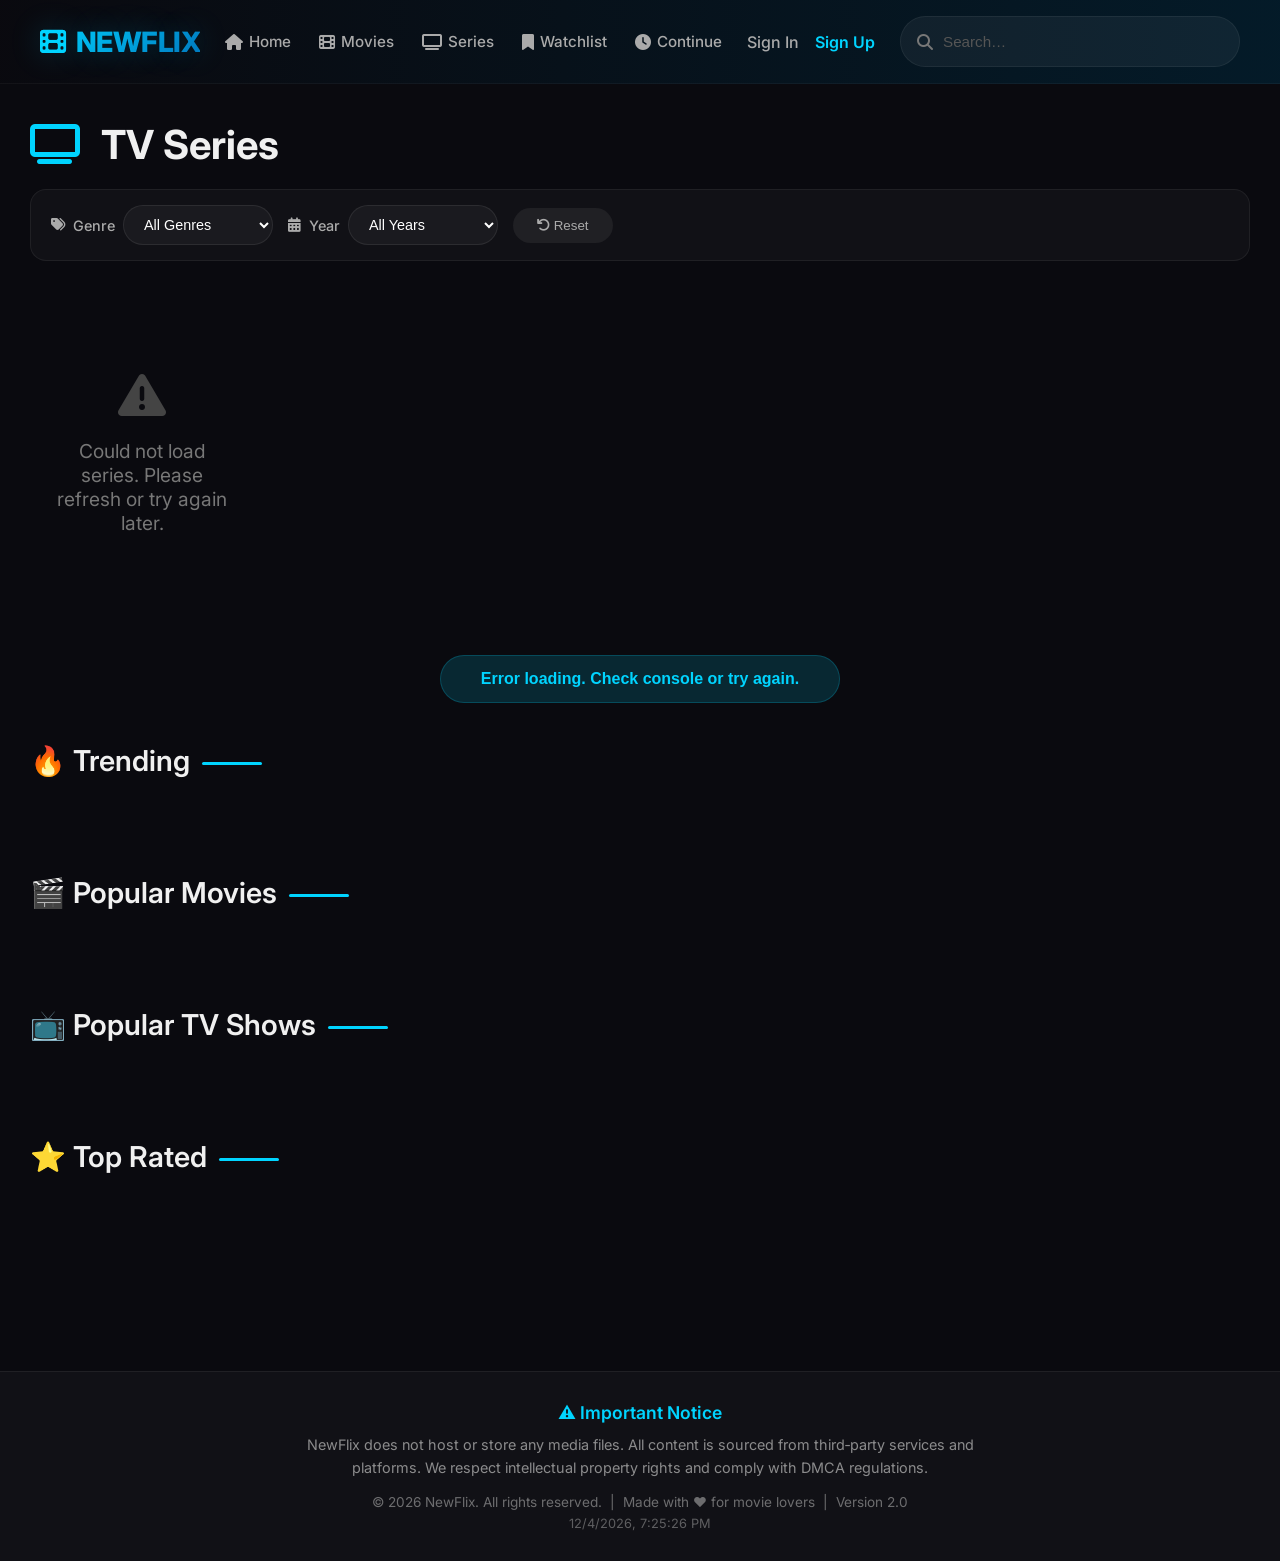
<file: series.html>
<!DOCTYPE html>
<html lang="en">
<head>
  <meta charset="UTF-8">
  <meta name="viewport" content="width=device-width, initial-scale=1.0">
  <title>NewFlix – Series</title>
  <link rel="icon" href="data:image/svg+xml,<svg xmlns='http://www.w3.org/2000/svg' viewBox='0 0 100 100'><circle cx='50' cy='50' r='45' fill='%2300d4ff'/><polygon points='35,25 75,50 35,75' fill='white'/></svg>">
  <link href="https://fonts.googleapis.com/css2?family=Inter:opsz@14..32&display=swap" rel="stylesheet">
  <link rel="stylesheet" href="https://cdnjs.cloudflare.com/ajax/libs/font-awesome/6.5.1/css/all.min.css">
  <link rel="stylesheet" href="css/main.css">
  <style>
    .page-title {
      font-size: 2.5rem;
      font-weight: 700;
      margin: 20px 0 10px;
    }
    .page-title i { color: #00d4ff; margin-right: 12px; }

    .filters {
      display: flex;
      flex-wrap: wrap;
      gap: 15px;
      margin: 20px 0 30px;
      background: rgba(255,255,255,0.03);
      padding: 15px 20px;
      border-radius: 16px;
      border: 1px solid rgba(255,255,255,0.06);
      align-items: center;
    }
    .filters label {
      font-weight: 500;
      color: #aaa;
      font-size: 0.9rem;
      display: flex;
      align-items: center;
      gap: 8px;
    }
    .filters select {
      padding: 10px 16px;
      border-radius: 40px;
      border: 1px solid rgba(255,255,255,0.08);
      background: rgba(255,255,255,0.04);
      color: #fff;
      font-size: 0.9rem;
      cursor: pointer;
      outline: none;
      transition: 0.3s;
      min-width: 150px;
    }
    .filters select:focus {
      border-color: #00d4ff;
      background: rgba(255,255,255,0.08);
    }
    .filters select option {
      background: #1a1a2e;
      color: #fff;
    }
    .filters .reset-btn {
      padding: 10px 24px;
      border: none;
      border-radius: 40px;
      background: rgba(255,255,255,0.06);
      color: #aaa;
      cursor: pointer;
      transition: 0.3s;
      font-weight: 500;
    }
    .filters .reset-btn:hover {
      background: rgba(255,255,255,0.12);
      color: #fff;
    }

    .page-grid {
      display: grid;
      grid-template-columns: repeat(auto-fill, minmax(200px, 1fr));
      gap: 25px;
      padding: 20px 0;
    }
    .page-grid .card {
      width: 100%;
      min-width: unset;
    }
    .load-more-btn {
      display: block;
      margin: 40px auto;
      padding: 14px 40px;
      border: none;
      border-radius: 40px;
      background: rgba(0,212,255,0.15);
      color: #00d4ff;
      font-weight: 600;
      font-size: 1rem;
      cursor: pointer;
      transition: 0.3s;
      border: 1px solid rgba(0,212,255,0.2);
    }
    .load-more-btn:hover {
      background: rgba(0,212,255,0.25);
      transform: scale(1.02);
    }
    .load-more-btn:disabled {
      opacity: 0.4;
      cursor: not-allowed;
    }
    .empty-message {
      padding: 60px 20px;
      text-align: center;
      color: #777;
      font-size: 1.2rem;
    }
    .empty-message i { font-size: 3rem; display: block; margin-bottom: 20px; color: #444; }

    @media (max-width: 700px) {
      .filters { flex-direction: column; align-items: stretch; }
      .filters select { width: 100%; }
    }
  </style>
</head>
<body>
<header class="header">
  <div class="logo"><i class="fas fa-film"></i> NEWFLIX</div>
  <nav>
    <a href="index.html"><i class="fas fa-home"></i> Home</a>
    <a href="movies.html"><i class="fas fa-film"></i> Movies</a>
    <a href="series.html"><i class="fas fa-tv"></i> Series</a>
    <a href="watchlist.html"><i class="fas fa-bookmark"></i> Watchlist</a>
    <a href="history.html"><i class="fas fa-clock"></i> Continue</a>
  </nav>
  <div class="search-box">
    <i class="fas fa-search"></i>
    <input type="text" id="searchInput" placeholder="Search…">
  </div>
  <!-- auth links will be injected here by JS -->
</header>

  <main style="padding-top:100px;">
    <h1 class="page-title"><i class="fas fa-tv"></i> TV Series</h1>

    <!-- Filters -->
    <div class="filters">
      <label>
        <i class="fas fa-tags"></i> Genre
        <select id="genreFilter">
          <option value="">All Genres</option>
        </select>
      </label>
      <label>
        <i class="fas fa-calendar-alt"></i> Year
        <select id="yearFilter">
          <option value="">All Years</option>
        </select>
      </label>
      <button class="reset-btn" id="resetFiltersBtn"><i class="fas fa-undo"></i> Reset</button>
    </div>

    <div id="seriesGrid" class="page-grid"></div>
    <button id="loadMoreBtn" class="load-more-btn">Load More</button>
  </main>

  <footer style="margin-top:60px; padding:30px 20px; text-align:center; background:rgba(255,255,255,0.03); border-top:1px solid rgba(255,255,255,0.06); color:#aaa; font-family:'Inter', sans-serif;">
    <div style="margin-bottom:10px; font-weight:600; color:#00d4ff; font-size:1.1rem;">⚠️ Important Notice</div>
    <div style="max-width:700px; margin:0 auto 15px; font-size:0.9rem; line-height:1.6; opacity:0.8;">NewFlix does not host or store any media files. All content is sourced from third‑party services and platforms. We respect intellectual property rights and comply with DMCA regulations.</div>
    <div style="font-size:0.85rem; opacity:0.6;">© <span id="current-year"></span> NewFlix. All rights reserved. &nbsp;|&nbsp; Made with ❤️ for movie lovers &nbsp;|&nbsp; Version 2.0</div>
    <div id="datetime" style="font-size:0.8rem; margin-top:6px; opacity:0.5;"></div>
  </footer>

  <script>
    document.getElementById('current-year').textContent = new Date().getFullYear();
    function updateDateTime() { document.getElementById('datetime').textContent = new Date().toLocaleString(); }
    updateDateTime(); setInterval(updateDateTime, 1000);
  </script>

  <script src="js/tmdb.js"></script>
  <script src="js/app.js"></script>
  <script src="js/streamflix_live_search.js"></script>
  <script src="js/airtable.js"></script>
  <script src="js/auth.js"></script>
  <script src="js/series.js"></script>
</body>
</html>
</file>
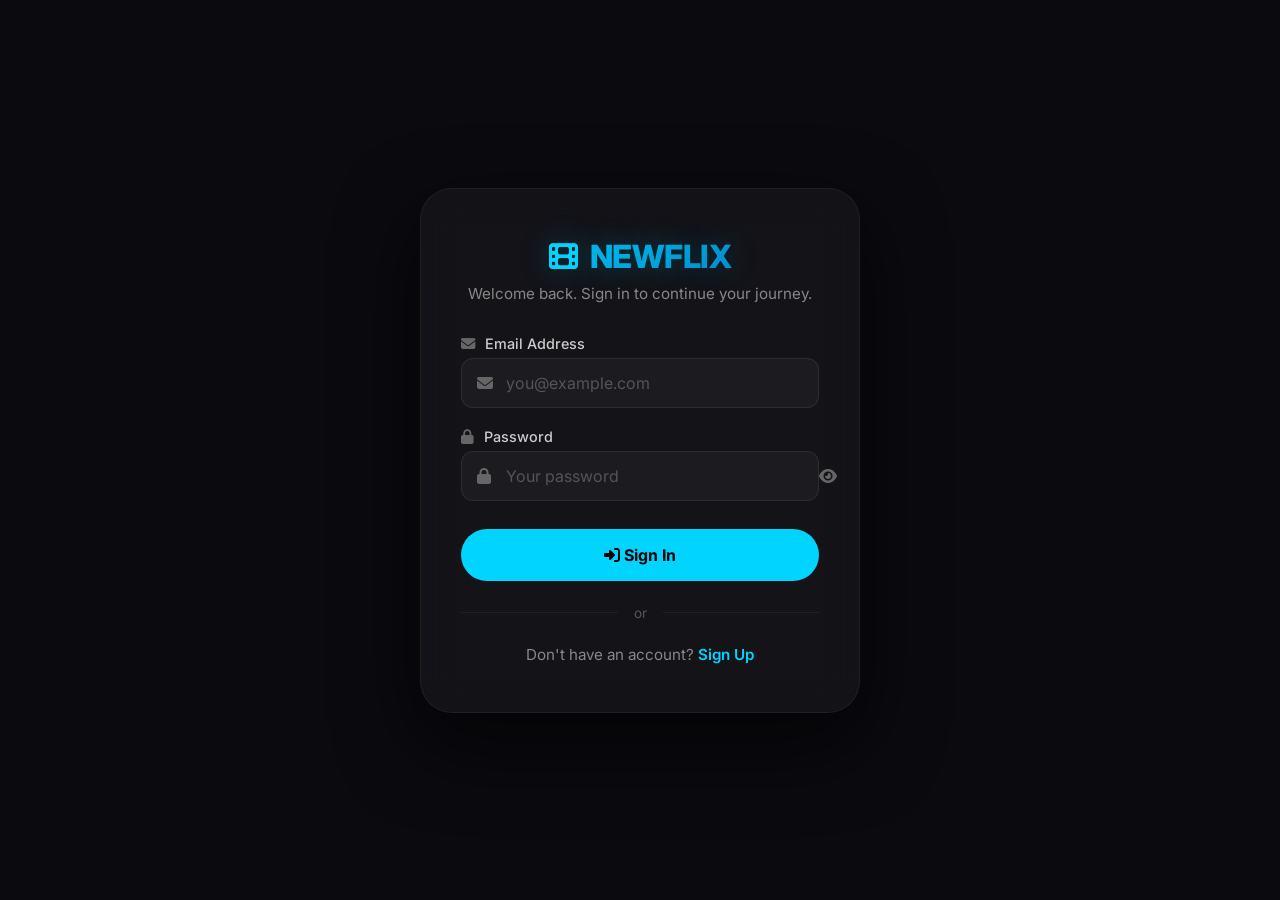
<file: signin.html>
<!DOCTYPE html>
<html lang="en">
<head>
  <meta charset="UTF-8" />
  <meta name="viewport" content="width=device-width, initial-scale=1.0" />
  <title>NewFlix – Sign In</title>
  <link rel="icon" href="data:image/svg+xml,<svg xmlns='http://www.w3.org/2000/svg' viewBox='0 0 100 100'><circle cx='50' cy='50' r='45' fill='%2300d4ff'/><polygon points='35,25 75,50 35,75' fill='white'/></svg>" />
  <link href="https://fonts.googleapis.com/css2?family=Inter:opsz@14..32&display=swap" rel="stylesheet" />
  <link rel="stylesheet" href="https://cdnjs.cloudflare.com/ajax/libs/font-awesome/6.5.1/css/all.min.css" />
  <link rel="stylesheet" href="css/main.css" />
  <style>
    .auth-page {
      min-height: 100vh;
      display: flex;
      align-items: center;
      justify-content: center;
      background: #0a0a0f;
      padding: 40px 20px;
    }
    .auth-card {
      background: rgba(255,255,255,0.04);
      backdrop-filter: blur(20px);
      border: 1px solid rgba(255,255,255,0.06);
      border-radius: 32px;
      padding: 48px 40px;
      max-width: 440px;
      width: 100%;
      box-shadow: 0 30px 80px rgba(0,0,0,0.6);
    }
    .auth-card .logo {
      font-size: 2rem;
      font-weight: 800;
      text-align: center;
      margin-bottom: 8px;
      display: flex;
      align-items: center;
      justify-content: center;
      gap: 12px;
      animation: logoGlow 3s ease-in-out infinite alternate;
    }
    .auth-card .logo i {
      font-size: 1.8rem;
      color: #00d4ff;
      -webkit-text-fill-color: #00d4ff;
      animation: spinReel 6s linear infinite;
    }
    .auth-card .subtitle {
      text-align: center;
      color: #888;
      font-size: 0.95rem;
      margin-bottom: 32px;
    }
    .auth-card .subtitle a {
      color: #00d4ff;
      text-decoration: none;
      font-weight: 600;
    }
    .auth-card .subtitle a:hover {
      text-decoration: underline;
    }
    .form-group {
      margin-bottom: 20px;
    }
    .form-group label {
      display: block;
      font-weight: 500;
      font-size: 0.9rem;
      color: #ccc;
      margin-bottom: 6px;
    }
    .form-group input {
      width: 100%;
      padding: 14px 18px;
      border-radius: 12px;
      border: 1px solid rgba(255,255,255,0.08);
      background: rgba(255,255,255,0.04);
      color: #fff;
      font-size: 1rem;
      outline: none;
      transition: 0.3s;
      font-family: 'Inter', sans-serif;
    }
    .form-group input:focus {
      border-color: #00d4ff;
      background: rgba(255,255,255,0.08);
      box-shadow: 0 0 0 4px rgba(0,212,255,0.1);
    }
    .form-group input::placeholder {
      color: #555;
    }
    .form-group .input-icon {
      position: relative;
    }
    .form-group .input-icon i {
      position: absolute;
      left: 16px;
      top: 50%;
      transform: translateY(-50%);
      color: #666;
    }
    .form-group .input-icon input {
      padding-left: 44px;
    }
    .auth-btn {
      width: 100%;
      padding: 16px;
      border: none;
      border-radius: 40px;
      background: #00d4ff;
      color: #000;
      font-weight: 700;
      font-size: 1rem;
      cursor: pointer;
      transition: 0.3s;
      margin-top: 8px;
      font-family: 'Inter', sans-serif;
    }
    .auth-btn:hover {
      box-shadow: 0 0 40px rgba(0,212,255,0.3);
      transform: scale(1.02);
    }
    .auth-btn:disabled {
      opacity: 0.5;
      cursor: not-allowed;
      transform: none;
    }
    .auth-error {
      background: rgba(255,0,0,0.1);
      border: 1px solid rgba(255,0,0,0.2);
      border-radius: 12px;
      padding: 12px 16px;
      color: #ff6b6b;
      font-size: 0.9rem;
      display: none;
      margin-bottom: 16px;
    }
    .auth-error.show {
      display: block;
    }
    .password-toggle {
      position: absolute;
      right: 16px;
      top: 50%;
      transform: translateY(-50%);
      color: #666;
      cursor: pointer;
      transition: 0.3s;
      background: none;
      border: none;
      font-size: 1rem;
    }
    .password-toggle:hover {
      color: #00d4ff;
    }
    .divider {
      display: flex;
      align-items: center;
      gap: 16px;
      margin: 24px 0;
      color: #555;
      font-size: 0.85rem;
    }
    .divider::before,
    .divider::after {
      content: '';
      flex: 1;
      height: 1px;
      background: rgba(255,255,255,0.06);
    }
    @media (max-width: 500px) {
      .auth-card { padding: 32px 20px; }
      .auth-card .logo { font-size: 1.6rem; }
    }
  </style>
</head>
<body>
  <div class="auth-page">
    <div class="auth-card">
      <div class="logo">
        <i class="fas fa-film"></i> NEWFLIX
      </div>
      <div class="subtitle">
        Welcome back. Sign in to continue your journey.
      </div>

      <div id="authError" class="auth-error"></div>
      <div id="authSuccess" class="auth-success"></div>

      <form id="signinForm" autocomplete="off">
        <div class="form-group">
          <label for="email"><i class="fas fa-envelope" style="margin-right:6px;color:#666;"></i> Email Address</label>
          <div class="input-icon">
            <i class="fas fa-envelope"></i>
            <input type="email" id="email" placeholder="you@example.com" required />
          </div>
        </div>

        <div class="form-group">
          <label for="password"><i class="fas fa-lock" style="margin-right:6px;color:#666;"></i> Password</label>
          <div class="input-icon" style="position:relative;">
            <i class="fas fa-lock"></i>
            <input type="password" id="password" placeholder="Your password" required />
            <button type="button" class="password-toggle" id="togglePassword" aria-label="Toggle password visibility">
              <i class="fas fa-eye"></i>
            </button>
          </div>
        </div>

        <button type="submit" class="auth-btn" id="signinBtn">
          <i class="fas fa-sign-in-alt"></i> Sign In
        </button>
      </form>

      <div class="divider">or</div>

      <div style="text-align:center;color:#888;font-size:0.95rem;">
        Don't have an account? <a href="signup.html" style="color:#00d4ff;font-weight:600;text-decoration:none;">Sign Up</a>
      </div>
    </div>
  </div>

  <script src="js/airtable.js"></script>
  <script src="js/auth.js"></script>
  <script>
    // ─── Toggle password visibility ───
    document.getElementById('togglePassword').addEventListener('click', function() {
      const input = document.getElementById('password');
      const icon = this.querySelector('i');
      if (input.type === 'password') {
        input.type = 'text';
        icon.classList.remove('fa-eye');
        icon.classList.add('fa-eye-slash');
      } else {
        input.type = 'password';
        icon.classList.remove('fa-eye-slash');
        icon.classList.add('fa-eye');
      }
    });

    // ─── Signin form ───
    const form = document.getElementById('signinForm');
    const errorEl = document.getElementById('authError');
    const successEl = document.getElementById('authSuccess');
    const btn = document.getElementById('signinBtn');

    form.addEventListener('submit', async function(e) {
      e.preventDefault();
      errorEl.classList.remove('show');
      successEl.classList.remove('show');

      const email = document.getElementById('email').value.trim();
      const password = document.getElementById('password').value;

      if (!email || !password) {
        errorEl.textContent = 'Please fill in all fields.';
        errorEl.classList.add('show');
        return;
      }

      btn.disabled = true;
      btn.innerHTML = '<i class="fas fa-spinner fa-spin"></i> Signing in…';

      try {
        const result = await signin(email, password);
        if (result.success) {
          successEl.textContent = 'Signed in! Redirecting…';
          successEl.classList.add('show');
          setTimeout(() => {
            window.location.href = 'index.html';
          }, 1000);
        } else {
          errorEl.textContent = result.error || 'Invalid email or password.';
          errorEl.classList.add('show');
          btn.disabled = false;
          btn.innerHTML = '<i class="fas fa-sign-in-alt"></i> Sign In';
        }
      } catch (err) {
        errorEl.textContent = err.message || 'Network error. Please try again.';
        errorEl.classList.add('show');
        btn.disabled = false;
        btn.innerHTML = '<i class="fas fa-sign-in-alt"></i> Sign In';
      }
    });
  </script>
</body>
</html>
</file>
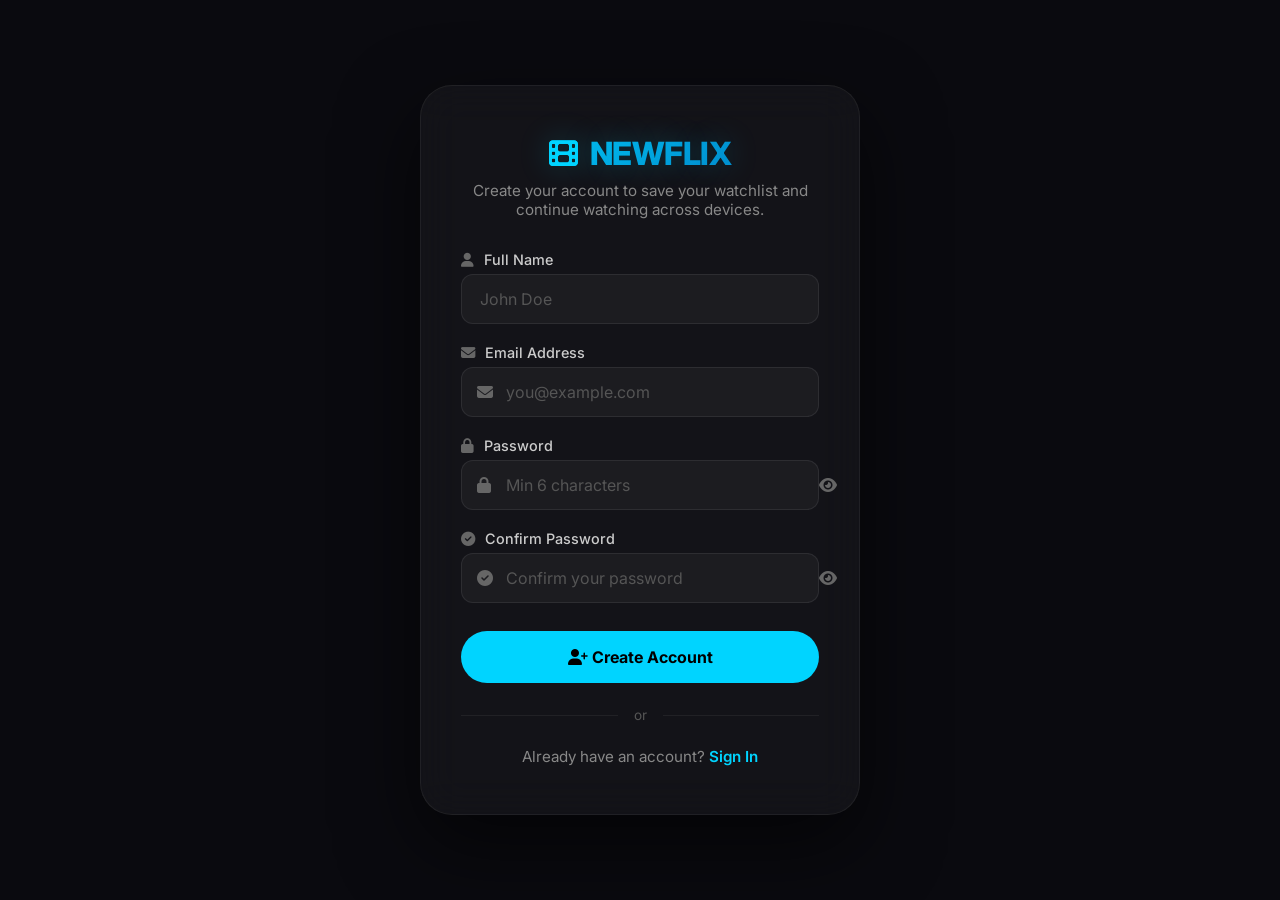
<file: signup.html>
<!DOCTYPE html>
<html lang="en">
<head>
  <meta charset="UTF-8" />
  <meta name="viewport" content="width=device-width, initial-scale=1.0" />
  <title>NewFlix – Sign Up</title>
  <link rel="icon" href="data:image/svg+xml,<svg xmlns='http://www.w3.org/2000/svg' viewBox='0 0 100 100'><circle cx='50' cy='50' r='45' fill='%2300d4ff'/><polygon points='35,25 75,50 35,75' fill='white'/></svg>" />
  <link href="https://fonts.googleapis.com/css2?family=Inter:opsz@14..32&display=swap" rel="stylesheet" />
  <link rel="stylesheet" href="https://cdnjs.cloudflare.com/ajax/libs/font-awesome/6.5.1/css/all.min.css" />
  <link rel="stylesheet" href="css/main.css" />
  <style>
    .auth-page {
      min-height: 100vh;
      display: flex;
      align-items: center;
      justify-content: center;
      background: #0a0a0f;
      padding: 40px 20px;
    }
    .auth-card {
      background: rgba(255,255,255,0.04);
      backdrop-filter: blur(20px);
      border: 1px solid rgba(255,255,255,0.06);
      border-radius: 32px;
      padding: 48px 40px;
      max-width: 440px;
      width: 100%;
      box-shadow: 0 30px 80px rgba(0,0,0,0.6);
    }
    .auth-card .logo {
      font-size: 2rem;
      font-weight: 800;
      text-align: center;
      margin-bottom: 8px;
      display: flex;
      align-items: center;
      justify-content: center;
      gap: 12px;
      animation: logoGlow 3s ease-in-out infinite alternate;
    }
    .auth-card .logo i {
      font-size: 1.8rem;
      color: #00d4ff;
      -webkit-text-fill-color: #00d4ff;
      animation: spinReel 6s linear infinite;
    }
    .auth-card .subtitle {
      text-align: center;
      color: #888;
      font-size: 0.95rem;
      margin-bottom: 32px;
    }
    .auth-card .subtitle a {
      color: #00d4ff;
      text-decoration: none;
      font-weight: 600;
    }
    .auth-card .subtitle a:hover {
      text-decoration: underline;
    }
    .form-group {
      margin-bottom: 20px;
    }
    .form-group label {
      display: block;
      font-weight: 500;
      font-size: 0.9rem;
      color: #ccc;
      margin-bottom: 6px;
    }
    .form-group input {
      width: 100%;
      padding: 14px 18px;
      border-radius: 12px;
      border: 1px solid rgba(255,255,255,0.08);
      background: rgba(255,255,255,0.04);
      color: #fff;
      font-size: 1rem;
      outline: none;
      transition: 0.3s;
      font-family: 'Inter', sans-serif;
    }
    .form-group input:focus {
      border-color: #00d4ff;
      background: rgba(255,255,255,0.08);
      box-shadow: 0 0 0 4px rgba(0,212,255,0.1);
    }
    .form-group input::placeholder {
      color: #555;
    }
    .form-group .input-icon {
      position: relative;
    }
    .form-group .input-icon i {
      position: absolute;
      left: 16px;
      top: 50%;
      transform: translateY(-50%);
      color: #666;
    }
    .form-group .input-icon input {
      padding-left: 44px;
    }
    .auth-btn {
      width: 100%;
      padding: 16px;
      border: none;
      border-radius: 40px;
      background: #00d4ff;
      color: #000;
      font-weight: 700;
      font-size: 1rem;
      cursor: pointer;
      transition: 0.3s;
      margin-top: 8px;
      font-family: 'Inter', sans-serif;
    }
    .auth-btn:hover {
      box-shadow: 0 0 40px rgba(0,212,255,0.3);
      transform: scale(1.02);
    }
    .auth-btn:disabled {
      opacity: 0.5;
      cursor: not-allowed;
      transform: none;
    }
    .auth-error {
      background: rgba(255,0,0,0.1);
      border: 1px solid rgba(255,0,0,0.2);
      border-radius: 12px;
      padding: 12px 16px;
      color: #ff6b6b;
      font-size: 0.9rem;
      display: none;
      margin-bottom: 16px;
    }
    .auth-error.show {
      display: block;
    }
    .auth-success {
      background: rgba(0,212,255,0.1);
      border: 1px solid rgba(0,212,255,0.2);
      border-radius: 12px;
      padding: 12px 16px;
      color: #00d4ff;
      font-size: 0.9rem;
      display: none;
      margin-bottom: 16px;
    }
    .auth-success.show {
      display: block;
    }
    .password-toggle {
      position: absolute;
      right: 16px;
      top: 50%;
      transform: translateY(-50%);
      color: #666;
      cursor: pointer;
      transition: 0.3s;
      background: none;
      border: none;
      font-size: 1rem;
    }
    .password-toggle:hover {
      color: #00d4ff;
    }
    .divider {
      display: flex;
      align-items: center;
      gap: 16px;
      margin: 24px 0;
      color: #555;
      font-size: 0.85rem;
    }
    .divider::before,
    .divider::after {
      content: '';
      flex: 1;
      height: 1px;
      background: rgba(255,255,255,0.06);
    }
    @media (max-width: 500px) {
      .auth-card { padding: 32px 20px; }
      .auth-card .logo { font-size: 1.6rem; }
    }
  </style>
</head>
<body>
  <div class="auth-page">
    <div class="auth-card">
      <div class="logo">
        <i class="fas fa-film"></i> NEWFLIX
      </div>
      <div class="subtitle">
        Create your account to save your watchlist and continue watching across devices.
      </div>

      <div id="authError" class="auth-error"></div>
      <div id="authSuccess" class="auth-success"></div>

      <form id="signupForm" autocomplete="off">
        <div class="form-group">
          <label for="name"><i class="fas fa-user" style="margin-right:6px;color:#666;"></i> Full Name</label>
          <input type="text" id="name" placeholder="John Doe" required />
        </div>

        <div class="form-group">
          <label for="email"><i class="fas fa-envelope" style="margin-right:6px;color:#666;"></i> Email Address</label>
          <div class="input-icon">
            <i class="fas fa-envelope"></i>
            <input type="email" id="email" placeholder="you@example.com" required />
          </div>
        </div>

        <div class="form-group">
          <label for="password"><i class="fas fa-lock" style="margin-right:6px;color:#666;"></i> Password</label>
          <div class="input-icon" style="position:relative;">
            <i class="fas fa-lock"></i>
            <input type="password" id="password" placeholder="Min 6 characters" required minlength="6" />
            <button type="button" class="password-toggle" id="togglePassword1" aria-label="Toggle password visibility">
              <i class="fas fa-eye"></i>
            </button>
          </div>
        </div>

        <div class="form-group">
          <label for="confirmPassword"><i class="fas fa-check-circle" style="margin-right:6px;color:#666;"></i> Confirm Password</label>
          <div class="input-icon" style="position:relative;">
            <i class="fas fa-check-circle"></i>
            <input type="password" id="confirmPassword" placeholder="Confirm your password" required minlength="6" />
            <button type="button" class="password-toggle" id="togglePassword2" aria-label="Toggle password visibility">
              <i class="fas fa-eye"></i>
            </button>
          </div>
        </div>

        <button type="submit" class="auth-btn" id="signupBtn">
          <i class="fas fa-user-plus"></i> Create Account
        </button>
      </form>

      <div class="divider">or</div>

      <div style="text-align:center;color:#888;font-size:0.95rem;">
        Already have an account? <a href="signin.html" style="color:#00d4ff;font-weight:600;text-decoration:none;">Sign In</a>
      </div>
    </div>
  </div>

  <script src="js/airtable.js"></script>
  <script src="js/auth.js"></script>
  <script>
    // ─── Toggle password visibility ───
    document.getElementById('togglePassword1').addEventListener('click', function() {
      const input = document.getElementById('password');
      const icon = this.querySelector('i');
      if (input.type === 'password') {
        input.type = 'text';
        icon.classList.remove('fa-eye');
        icon.classList.add('fa-eye-slash');
      } else {
        input.type = 'password';
        icon.classList.remove('fa-eye-slash');
        icon.classList.add('fa-eye');
      }
    });
    document.getElementById('togglePassword2').addEventListener('click', function() {
      const input = document.getElementById('confirmPassword');
      const icon = this.querySelector('i');
      if (input.type === 'password') {
        input.type = 'text';
        icon.classList.remove('fa-eye');
        icon.classList.add('fa-eye-slash');
      } else {
        input.type = 'password';
        icon.classList.remove('fa-eye-slash');
        icon.classList.add('fa-eye');
      }
    });

    // ─── Signup form ───
    const form = document.getElementById('signupForm');
    const errorEl = document.getElementById('authError');
    const successEl = document.getElementById('authSuccess');
    const btn = document.getElementById('signupBtn');

    form.addEventListener('submit', async function(e) {
      e.preventDefault();
      errorEl.classList.remove('show');
      successEl.classList.remove('show');

      const name = document.getElementById('name').value.trim();
      const email = document.getElementById('email').value.trim();
      const password = document.getElementById('password').value;
      const confirm = document.getElementById('confirmPassword').value;

      if (!name) {
        errorEl.textContent = 'Please enter your full name.';
        errorEl.classList.add('show');
        return;
      }
      if (!email) {
        errorEl.textContent = 'Please enter your email address.';
        errorEl.classList.add('show');
        return;
      }
      if (password.length < 6) {
        errorEl.textContent = 'Password must be at least 6 characters.';
        errorEl.classList.add('show');
        return;
      }
      if (password !== confirm) {
        errorEl.textContent = 'Passwords do not match.';
        errorEl.classList.add('show');
        return;
      }

      btn.disabled = true;
      btn.innerHTML = '<i class="fas fa-spinner fa-spin"></i> Creating account…';

      try {
        const result = await signup(name, email, password);
        if (result.success) {
          successEl.textContent = 'Account created! Redirecting…';
          successEl.classList.add('show');
          // Auto-login
          const loginResult = await signin(email, password);
          if (loginResult.success) {
            setTimeout(() => {
              window.location.href = 'index.html';
            }, 1200);
          } else {
            setTimeout(() => {
              window.location.href = 'signin.html';
            }, 1200);
          }
        } else {
          errorEl.textContent = result.error || 'Something went wrong. Please try again.';
          errorEl.classList.add('show');
          btn.disabled = false;
          btn.innerHTML = '<i class="fas fa-user-plus"></i> Create Account';
        }
      } catch (err) {
        errorEl.textContent = err.message || 'Network error. Please check your connection.';
        errorEl.classList.add('show');
        btn.disabled = false;
        btn.innerHTML = '<i class="fas fa-user-plus"></i> Create Account';
      }
    });
  </script>
</body>
</html>
</file>
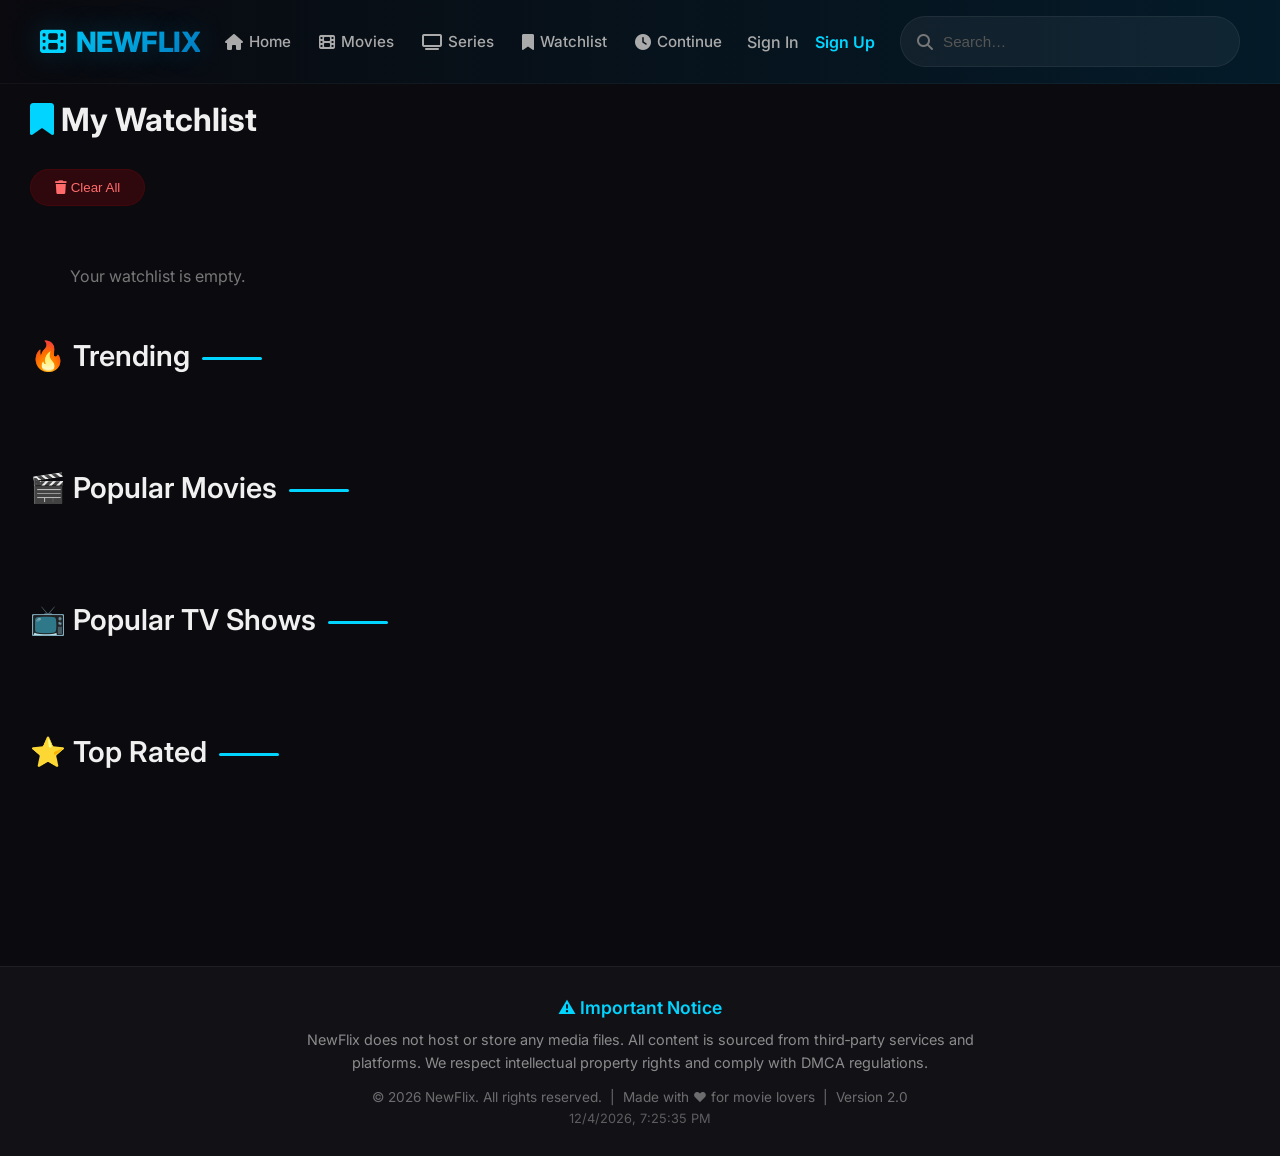
<file: watchlist.html>
<!DOCTYPE html>
<html lang="en">
<head>
  <meta charset="UTF-8">
  <meta name="viewport" content="width=device-width, initial-scale=1.0">
  <title>NewFlix – Watchlist</title>
  <link rel="icon" href="data:image/svg+xml,<svg xmlns='http://www.w3.org/2000/svg' viewBox='0 0 100 100'><circle cx='50' cy='50' r='45' fill='%2300d4ff'/><polygon points='35,25 75,50 35,75' fill='white'/></svg>">
  <link href="https://fonts.googleapis.com/css2?family=Inter:opsz@14..32&display=swap" rel="stylesheet">
  <link rel="stylesheet" href="https://cdnjs.cloudflare.com/ajax/libs/font-awesome/6.5.1/css/all.min.css">
  <link rel="stylesheet" href="css/main.css">
  <style>
    .watchlist-card { position: relative; }
    .delete-btn {
      position: absolute; top: 10px; right: 10px;
      background: rgba(255,0,0,0.7); border: none; border-radius: 50%;
      width: 30px; height: 30px; color: #fff; font-size: 16px;
      cursor: pointer; display: flex; align-items: center; justify-content: center;
      transition: 0.3s; backdrop-filter: blur(4px); z-index: 5;
    }
    .delete-btn:hover { background: #ff3333; transform: scale(1.1); }
    .watchlist-empty { color: #777; padding: 40px; text-align: center; }
    #clearWatchlistBtn {
      margin-bottom: 20px; padding: 10px 24px;
      border: none; border-radius: 40px;
      background: rgba(255,0,0,0.15); color: #ff6b6b;
      cursor: pointer; transition: 0.3s;
      border: 1px solid rgba(255,0,0,0.1);
    }
    #clearWatchlistBtn:hover { background: rgba(255,0,0,0.25); }
  </style>
</head>
<body>
<header class="header">
  <div class="logo"><i class="fas fa-film"></i> NEWFLIX</div>
  <nav>
    <a href="index.html"><i class="fas fa-home"></i> Home</a>
    <a href="movies.html"><i class="fas fa-film"></i> Movies</a>
    <a href="series.html"><i class="fas fa-tv"></i> Series</a>
    <a href="watchlist.html"><i class="fas fa-bookmark"></i> Watchlist</a>
    <a href="history.html"><i class="fas fa-clock"></i> Continue</a>
  </nav>
  <div class="search-box">
    <i class="fas fa-search"></i>
    <input type="text" id="searchInput" placeholder="Search…">
  </div>
  <!-- auth links will be injected here by JS -->
</header>

  <main style="padding-top:100px;">
    <h1 style="margin-bottom:30px;"><i class="fas fa-bookmark" style="color:#00d4ff;"></i> My Watchlist</h1>
    <button id="clearWatchlistBtn"><i class="fas fa-trash"></i> Clear All</button>
    <div id="watchlistGrid" class="row" style="flex-wrap:wrap;overflow:visible;gap:25px;"></div>
  </main>

  <!-- Footer -->
  <footer style="margin-top:60px; padding:30px 20px; text-align:center; background:rgba(255,255,255,0.03); border-top:1px solid rgba(255,255,255,0.06); color:#aaa; font-family:'Inter', sans-serif;">
    <div style="margin-bottom:10px; font-weight:600; color:#00d4ff; font-size:1.1rem;">⚠️ Important Notice</div>
    <div style="max-width:700px; margin:0 auto 15px; font-size:0.9rem; line-height:1.6; opacity:0.8;">NewFlix does not host or store any media files. All content is sourced from third‑party services and platforms. We respect intellectual property rights and comply with DMCA regulations.</div>
    <div style="font-size:0.85rem; opacity:0.6;">© <span id="current-year"></span> NewFlix. All rights reserved. &nbsp;|&nbsp; Made with ❤️ for movie lovers &nbsp;|&nbsp; Version 2.0</div>
    <div id="datetime" style="font-size:0.8rem; margin-top:6px; opacity:0.5;"></div>
  </footer>

  <script>
    document.getElementById('current-year').textContent = new Date().getFullYear();
    function updateDateTime() { document.getElementById('datetime').textContent = new Date().toLocaleString(); }
    updateDateTime(); setInterval(updateDateTime, 1000);
  </script>

  <script src="js/tmdb.js"></script>
  <script src="js/app.js"></script>
  <script src="js/streamflix_live_search.js"></script>
  <script src="js/airtable.js"></script>
  <script src="js/auth.js"></script>
  <script src="js/watchlist.js"></script>
</body>
</html>
</file>
<file: css/main.css>
* {
  margin: 0;
  padding: 0;
  box-sizing: border-box;
}
body {
  font-family: 'Inter', -apple-system, sans-serif;
  background: #0a0a0f;
  color: #f0f0f0;
  overflow-x: hidden;
  scroll-behavior: smooth;
  /* Page fade-in animation */
  animation: fadeInPage 0.8s ease-out forwards;
}

/* ── Custom scrollbar ── */
::-webkit-scrollbar { width: 8px; }
::-webkit-scrollbar-track { background: rgba(255,255,255,0.02); }
::-webkit-scrollbar-thumb { background: rgba(0,212,255,0.3); border-radius: 40px; }

/* ── Keyframes ── */
@keyframes fadeInPage {
  0% { opacity: 0; }
  100% { opacity: 1; }
}

@keyframes slideUpFade {
  0% { opacity: 0; transform: translateY(30px); }
  100% { opacity: 1; transform: translateY(0); }
}

@keyframes pulseBtn {
  0% { box-shadow: 0 0 0 0 rgba(0, 212, 255, 0.4); }
  70% { box-shadow: 0 0 0 20px rgba(0, 212, 255, 0); }
  100% { box-shadow: 0 0 0 0 rgba(0, 212, 255, 0); }
}

@keyframes gradientMove {
  0% { background-position: 0% 50%; }
  100% { background-position: 100% 50%; }
}

@keyframes spinReel {
  0% { transform: rotate(0deg); }
  100% { transform: rotate(360deg); }
}

@keyframes logoGlow {
  0% { filter: drop-shadow(0 0 5px rgba(0, 212, 255, 0.2)); }
  100% { filter: drop-shadow(0 0 25px rgba(0, 212, 255, 0.6)); }
}

@keyframes expandLine {
  0% { width: 0; }
  100% { width: 60px; }
}

/* ── Header (with animated gradient) ── */
.header {
  position: fixed; top:0; width:100%; z-index:999;
  display:flex; justify-content:space-between; align-items:center;
  padding: 16px 40px;
  background: linear-gradient(90deg, rgba(10,10,15,0.85), rgba(0,40,60,0.85), rgba(10,10,15,0.85));
  background-size: 300% 100%;
  animation: gradientMove 8s ease-in-out infinite alternate;
  border-bottom: 1px solid rgba(255,255,255,0.04);
}

/* ── Logo (animated) ── */
.logo {
  font-size: 28px;
  font-weight: 800;
  background: linear-gradient(135deg, #00d4ff 0%, #0077be 100%);
  -webkit-background-clip: text;
  -webkit-text-fill-color: transparent;
  background-clip: text;
  letter-spacing: -0.5px;
  text-shadow: 0 0 30px rgba(0, 212, 255, 0.25);
  display: flex;
  align-items: center;
  gap: 10px;
  animation: logoGlow 3s ease-in-out infinite alternate;
}
.logo i {
  font-size: 26px;
  color: #00d4ff;
  -webkit-text-fill-color: #00d4ff;
  animation: spinReel 6s linear infinite;
}

/* ── Navigation ── */
nav { display: flex; gap: 28px; }
nav a {
  color: #aaa; text-decoration: none; font-weight: 500;
  transition: 0.3s; font-size: 0.95rem;
  display: flex; align-items: center; gap: 6px;
}
nav a:hover, nav a.active { color: #00d4ff; }
nav a i { font-size: 1rem; }

/* ── Search box ── */
.search-box {
  display: flex; align-items: center;
  background: rgba(255,255,255,0.05);
  border-radius: 40px;
  padding: 6px 16px;
  border: 1px solid rgba(255,255,255,0.06);
  transition: 0.3s;
}
.search-box:focus-within { border-color: rgba(0,212,255,0.3); background: rgba(255,255,255,0.08); }
.search-box i { color: #777; margin-right: 10px; }
.search-box input {
  background: transparent; border: none; padding: 10px 0; color: #fff;
  width: 280px; outline: none; font-size: 0.95rem;
}
.search-box input::placeholder { color: #555; }

/* ── Hero (animated elements) ── */
.hero {
  height: 90vh; min-height: 500px;
  background-size: cover; background-position: center;
  display: flex; align-items: flex-end;
  padding: 80px 60px;
  position: relative;
}
.hero::after {
  content: ''; position: absolute; inset:0;
  background: linear-gradient(180deg, transparent 30%, rgba(10,10,15,0.9) 100%);
}
.hero-overlay {
  max-width: 700px;
  position: relative; z-index: 2;
}
.hero h1 {
  font-size: 4.5rem; font-weight: 700; letter-spacing: -2px; margin-bottom: 20px;
  animation: slideUpFade 1s ease-out forwards;
  opacity: 0;
}
.hero p {
  font-size: 1.1rem; line-height: 1.8; opacity: 0.8; max-width: 600px; margin-bottom: 30px;
  animation: slideUpFade 1s ease-out 0.3s forwards;
  opacity: 0;
}
.hero button {
  padding: 14px 36px; border: none; border-radius: 40px;
  background: #00d4ff; color: #000; font-weight: 600; font-size: 1rem;
  cursor: pointer; transition: 0.3s;
  animation: slideUpFade 1s ease-out 0.6s forwards, pulseBtn 2.5s ease-in-out 1.5s infinite;
  opacity: 0;
}
.hero button:hover {
  box-shadow: 0 0 50px rgba(0,212,255,0.5);
  transform: scale(1.05);
}

/* ── Main sections ── */
main { padding: 40px 30px; }
section { margin-bottom: 60px; }

/* ── Section titles with animated underline ── */
section h2 {
  font-size: 1.8rem; font-weight: 600; margin-bottom: 25px;
  display: flex; align-items: center; gap: 12px;
  position: relative;
}
section h2 i { color: #00d4ff; }
section h2::after {
  content: '';
  display: block;
  width: 60px;
  height: 3px;
  background: #00d4ff;
  border-radius: 4px;
  margin-top: 5px;
  animation: expandLine 0.8s ease-out forwards;
}

/* ── Cards (with enhanced hover) ── */
.row {
  display: flex; gap: 22px; overflow-x: auto;
  padding-bottom: 12px;
  scroll-snap-type: x mandatory;
}
.row > * { scroll-snap-align: start; }

.card {
  min-width: 210px; width: 210px;
  background: rgba(255,255,255,0.04);
  backdrop-filter: blur(12px);
  border-radius: 20px;
  overflow: hidden;
  cursor: pointer;
  transition: all 0.4s cubic-bezier(0.2, 0, 0, 1);
  border: 1px solid rgba(255,255,255,0.04);
}
.card:hover {
  transform: translateY(-12px) scale(1.03);
  border-color: rgba(0,212,255,0.4);
  box-shadow: 0 20px 50px rgba(0,212,255,0.15);
}
.card img {
  width: 100%; height: 310px; object-fit: cover;
  border-bottom: 1px solid rgba(255,255,255,0.04);
  transition: 0.3s;
}
.card:hover img {
  filter: brightness(1.1);
}
.card-info { padding: 16px; }
.card-title {
  font-weight: 600; font-size: 1rem;
  display: -webkit-box; -webkit-line-clamp: 2; -webkit-box-orient: vertical; overflow: hidden;
}
.card-info p { font-size: 0.85rem; opacity: 0.6; margin-top: 4px; }

/* ── Watchlist & History cards ── */
#watchlistGrid .card { min-width: 200px; width: 200px; }
#continueCard .card {
  min-width: 100%; max-width: 500px;
  display: flex; gap: 20px; align-items: center;
  padding: 20px;
}
#continueCard .card img { width: 140px; height: 200px; border-radius: 12px; object-fit: cover; }
#continueCard .card-info { flex:1; }
#continueCard .card-info button {
  margin-top: 12px; padding: 10px 24px; border: none; border-radius: 40px;
  background: #00d4ff; color: #000; font-weight: 600; cursor: pointer; transition: 0.3s;
}
#continueCard .card-info button:hover { box-shadow: 0 0 30px rgba(0,212,255,0.3); transform: scale(1.02); }

/* ── Delete buttons (continue & watchlist) ── */
.delete-btn, .remove-continue-btn {
  transition: 0.3s;
}
.delete-btn:hover, .remove-continue-btn:hover {
  transform: scale(1.15);
}

/* ── Responsive ── */
@media (max-width: 900px) {
  .header { flex-wrap: wrap; padding: 12px 20px; gap: 10px; }
  .search-box { width: 100%; order: 3; }
  .search-box input { width: 100%; }
  nav { gap: 16px; }
  .hero { padding: 60px 30px; height: 70vh; }
  .hero h1 { font-size: 2.8rem; }
  .card { min-width: 160px; width: 160px; }
  .card img { height: 240px; }
}

@media (max-width: 500px) {
  .hero h1 { font-size: 2rem; }
  .hero p { font-size: 0.95rem; }
  .card { min-width: 140px; width: 140px; }
  .card img { height: 200px; }
  #continueCard .card { flex-direction: column; text-align: center; }
}

/* ─── Carousel ─── */
.carousel-container {
  position: relative;
  width: 100%;
  height: 100%;
  overflow: hidden;
}

.carousel-slides {
  display: flex;
  width: 100%;
  height: 100%;
  transition: transform 0.7s cubic-bezier(0.25, 0.46, 0.45, 0.94);
}

.carousel-slide {
  flex: 0 0 100%;
  height: 90vh;
  min-height: 500px;
  background-size: cover;
  background-position: center;
  position: relative;
  display: flex;
  align-items: flex-end;
  padding: 80px 60px;
}

.carousel-slide::after {
  content: '';
  position: absolute;
  inset: 0;
  background: linear-gradient(180deg, transparent 30%, rgba(10,10,15,0.9) 100%);
  pointer-events: none;
}

.carousel-slide .hero-overlay {
  position: relative;
  z-index: 2;
  max-width: 700px;
  animation: slideUpFade 0.7s ease-out forwards;
}

.carousel-slide .hero-overlay h1 {
  font-size: 4.5rem;
  font-weight: 700;
  letter-spacing: -2px;
  margin-bottom: 20px;
}

.carousel-slide .hero-overlay p {
  font-size: 1.1rem;
  line-height: 1.8;
  opacity: 0.8;
  max-width: 600px;
  margin-bottom: 30px;
}

.carousel-btn {
  padding: 14px 36px;
  border: none;
  border-radius: 40px;
  background: #00d4ff;
  color: #000;
  font-weight: 600;
  font-size: 1rem;
  cursor: pointer;
  transition: 0.3s;
}
.carousel-btn:hover {
  box-shadow: 0 0 40px rgba(0,212,255,0.4);
  transform: scale(1.05);
}

/* Navigation arrows */
.carousel-arrow {
  position: absolute;
  top: 50%;
  transform: translateY(-50%);
  background: rgba(0,0,0,0.4);
  backdrop-filter: blur(8px);
  color: #fff;
  border: 1px solid rgba(255,255,255,0.1);
  border-radius: 50%;
  width: 50px;
  height: 50px;
  font-size: 1.5rem;
  cursor: pointer;
  z-index: 10;
  transition: 0.3s;
  display: flex;
  align-items: center;
  justify-content: center;
}
.carousel-arrow:hover {
  background: rgba(0,212,255,0.3);
  border-color: #00d4ff;
}
.carousel-arrow.left { left: 20px; }
.carousel-arrow.right { right: 20px; }

/* Dots */
.carousel-dots {
  position: absolute;
  bottom: 30px;
  left: 50%;
  transform: translateX(-50%);
  display: flex;
  gap: 12px;
  z-index: 10;
}
.carousel-dots .dot {
  width: 12px;
  height: 12px;
  border-radius: 50%;
  background: rgba(255,255,255,0.3);
  cursor: pointer;
  transition: 0.3s;
}
.carousel-dots .dot.active {
  background: #00d4ff;
  box-shadow: 0 0 20px rgba(0,212,255,0.5);
}
.carousel-dots .dot:hover {
  transform: scale(1.2);
}

/* Responsive */
@media (max-width: 900px) {
  .carousel-slide { padding: 60px 30px; height: 70vh; }
  .carousel-slide .hero-overlay h1 { font-size: 2.8rem; }
  .carousel-arrow { width: 40px; height: 40px; font-size: 1rem; }
}
@media (max-width: 500px) {
  .carousel-slide .hero-overlay h1 { font-size: 2rem; }
  .carousel-slide .hero-overlay p { font-size: 0.95rem; }
  .carousel-arrow { display: none; }
}
</file>
